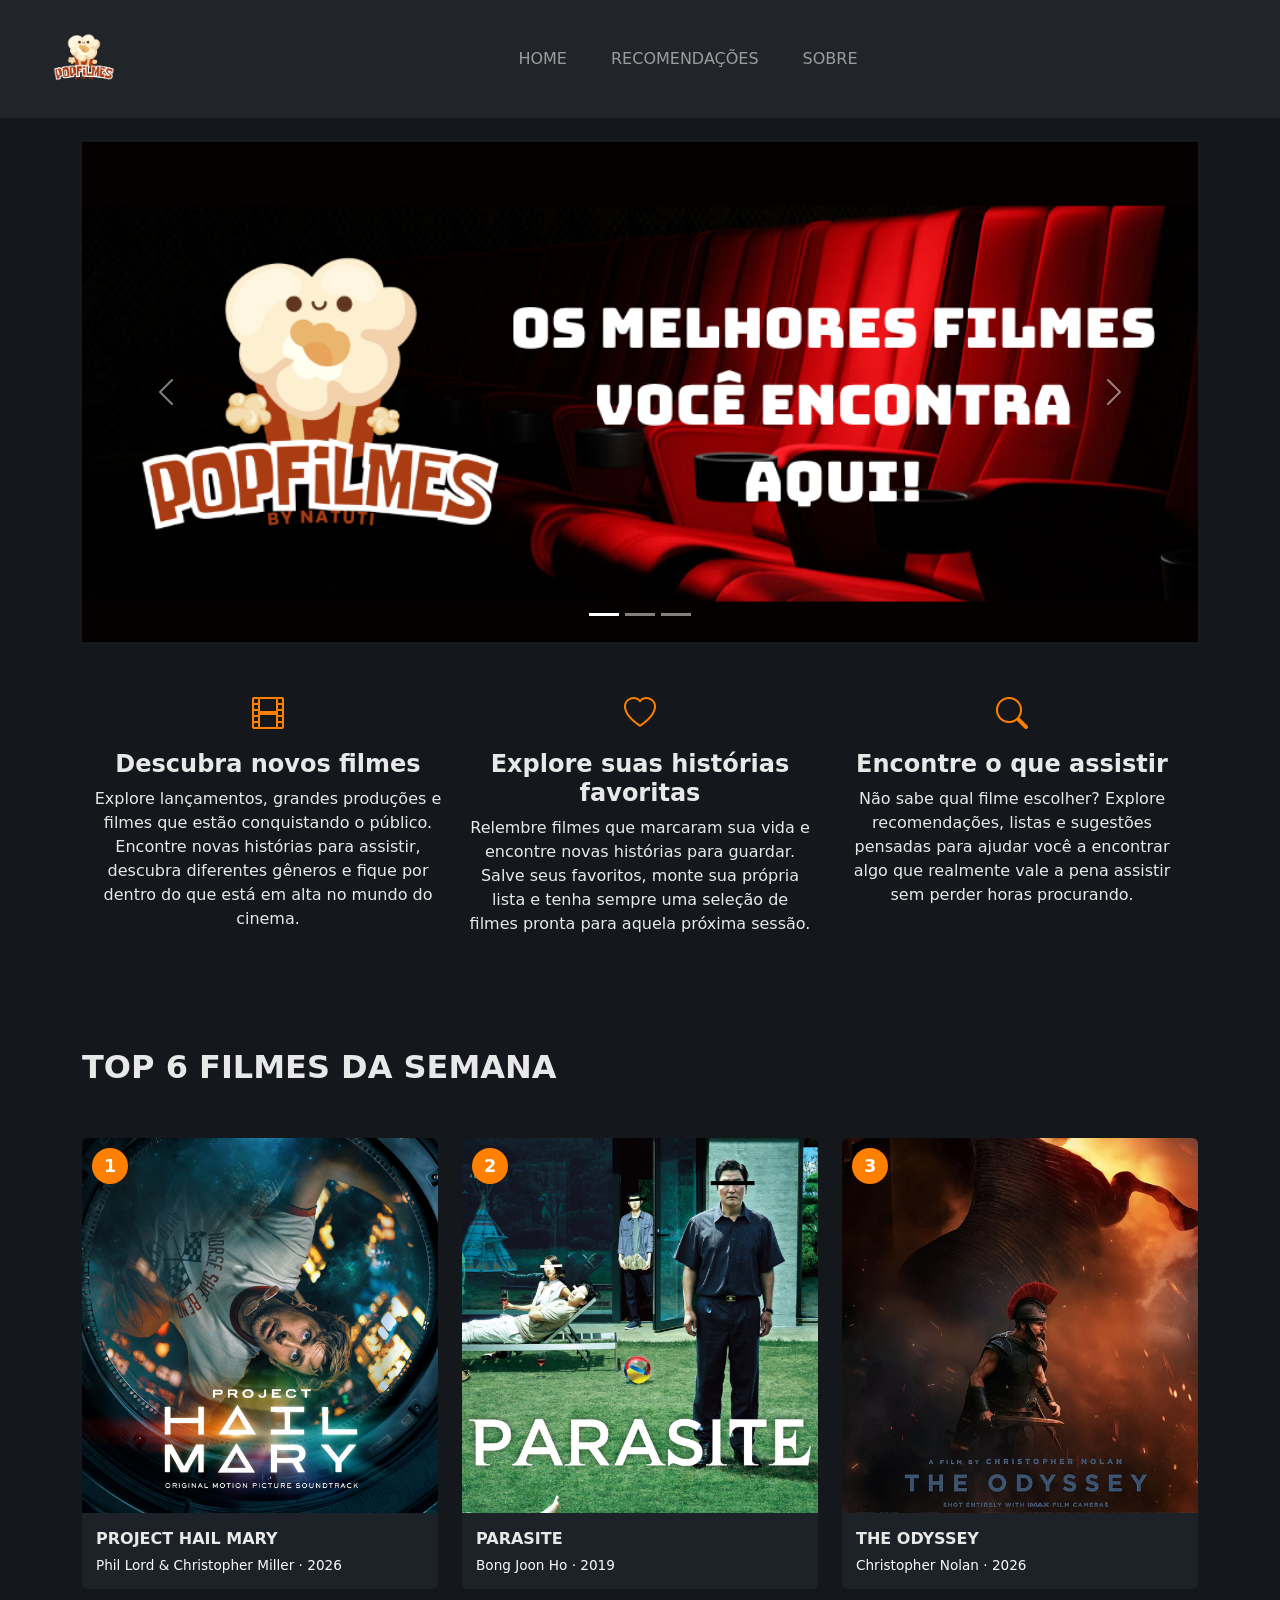
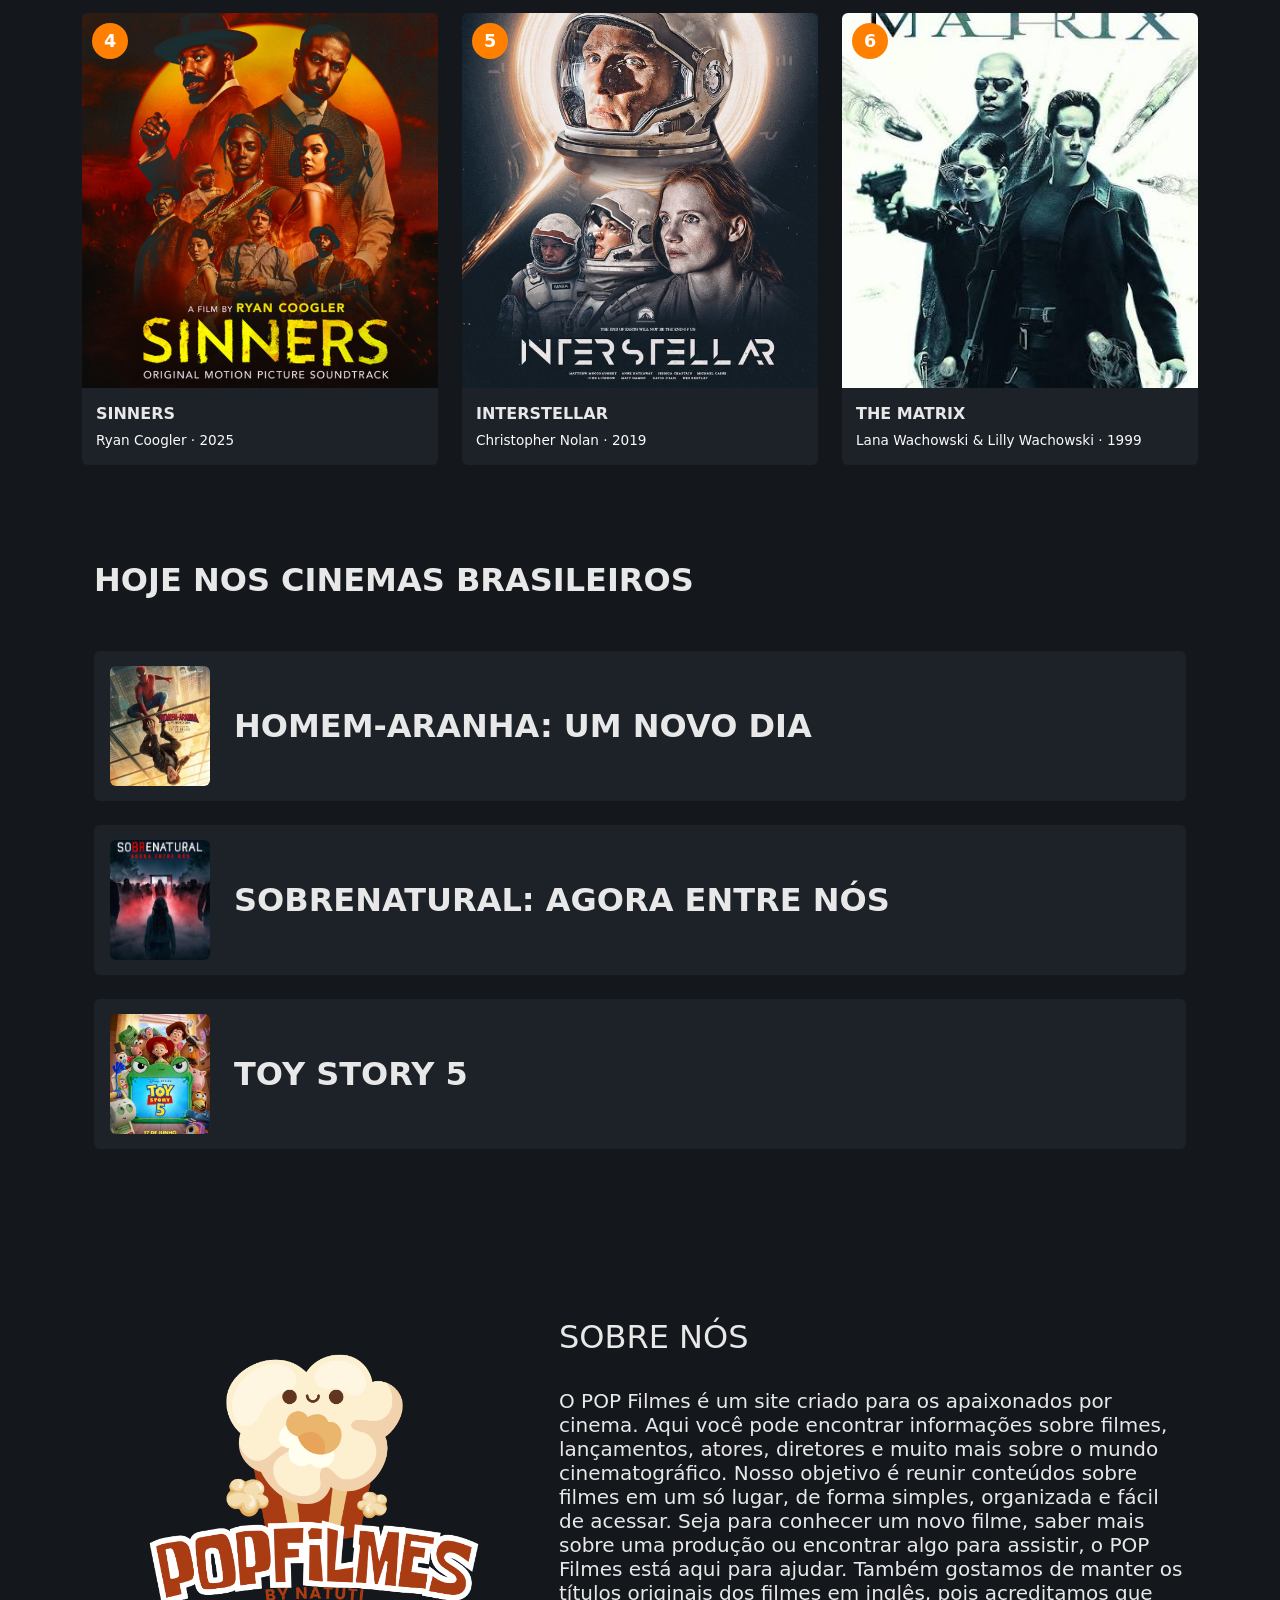
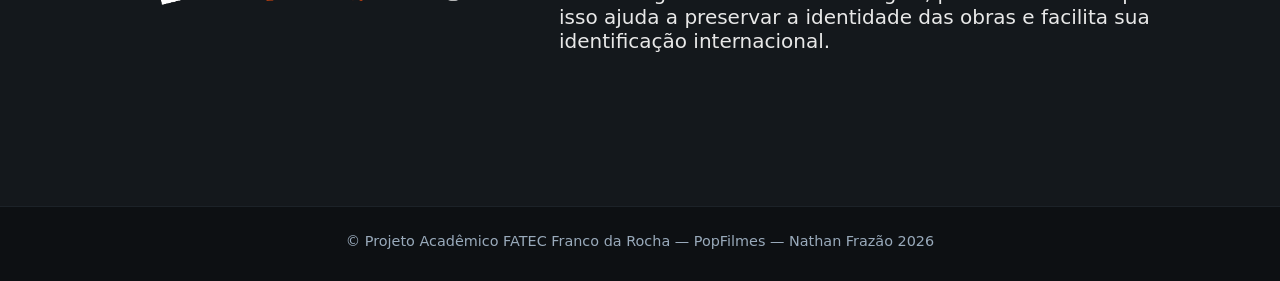
<file: index.html>
<!DOCTYPE html>
<html lang="pt-br">
<head>
  <meta charset="UTF-8">
  <title>POPFilmes</title>
  <meta name="viewport" content="width=device-width, initial-scale=1.0">
  <link href="https://cdn.jsdelivr.net/npm/bootstrap@5.3.8/dist/css/bootstrap.min.css" rel="stylesheet">
  <link rel="stylesheet" href="style.css">
  <link rel="stylesheet" href="https://cdn.jsdelivr.net/npm/bootstrap-icons@1.11.3/font/bootstrap-icons.css">
  <link rel="shortcut icon" href="Imagens/POPFILMES.png" type="image/x-icon">
  <script src="https://cdn.jsdelivr.net/npm/bootstrap@5.3.8/dist/js/bootstrap.bundle.min.js"></script>
  
</head>
<body>


  <nav class="navbar navbar-expand-sm navbar-dark bg-dark sticky-top">
    <div class="container-fluid">
      <a class="navbar-brand" href="index.html">
        <img src="Imagens/POPFILMES.png" alt="Logo" style="width: 80px;" class="rounded-pill">
      </a>
      <button class="navbar-toggler" type="button" data-bs-toggle="collapse" data-bs-target="#mynavbar">
        <span class="navbar-toggler-icon"></span>
      </button>
      <div class="collapse navbar-collapse" id="mynavbar">
        <ul class="navbar-nav mx-auto">
          <li class="nav-item"><a class="nav-link" href="index.html">HOME</a></li>
          <li class="nav-item"><a class="nav-link" href="#top6">RECOMENDAÇÕES</a></li>
          <li class="nav-item"><a class="nav-link" href="#sobre">SOBRE</a></li>
        </ul>
      </div>
    </div>
  </nav>

  <div class="container mt-4">

    
    <div id="demo" class="carousel slide" data-bs-ride="carousel">

      <div class="carousel-indicators">
        <button type="button" data-bs-target="#demo" data-bs-slide-to="0" class="active"></button>
        <button type="button" data-bs-target="#demo" data-bs-slide-to="1"></button>
        <button type="button" data-bs-target="#demo" data-bs-slide-to="2"></button>
      </div>

      <div class="carousel-inner">
        <div class="carousel-item active">
          <img src="Imagens/OS MELHORES FILMES SE ENCONTRAM AQUI.png" alt="Filmes" class="d-block">
        </div>
        <div class="carousel-item">
          <img src="Imagens/INDICADOS.png" alt="IndicadosOscar" class="d-block">
        </div>
        <div class="carousel-item">
          <img src="Imagens/brasil.png" alt="IndicadosOscar" class="d-block">
        </div>
      </div>

      <button class="carousel-control-prev" type="button" data-bs-target="#demo" data-bs-slide="prev">
        <span class="carousel-control-prev-icon"></span>
      </button>
      <button class="carousel-control-next" type="button" data-bs-target="#demo" data-bs-slide="next">
        <span class="carousel-control-next-icon"></span>
      </button>
    </div>

    <section class="features-section py-5">
      <div class="container">
        <div class="row text-center g-4">

          <div class="col-md-4">
            <i class="bi bi-film feature-icon"></i>
            <h4>Descubra novos filmes</h4>
            <p>
              Explore lançamentos, grandes produções e filmes que estão conquistando o público. Encontre novas histórias para assistir, descubra diferentes gêneros e fique por dentro do que está em alta no mundo do cinema.
          </div>

          <div class="col-md-4">
            <i class="bi bi-heart feature-icon"></i>
            <h4>Explore suas histórias favoritas</h4>
            <p>
              Relembre filmes que marcaram sua vida e encontre novas histórias para guardar. Salve seus favoritos, monte sua própria lista e tenha sempre uma seleção de filmes pronta para aquela próxima sessão.
          </div>

          <div class="col-md-4">
            <i class="bi bi-search feature-icon"></i>
            <h4>Encontre o que assistir</h4>
            <p>
              Não sabe qual filme escolher? Explore recomendações, listas e sugestões pensadas para ajudar você a encontrar algo que realmente vale a pena assistir sem perder horas procurando.
            </p>
          </div>

        </div>
      </div>
    </section>

    <section class="top3-section" id="top6">
      <h2 class="top3-title">TOP 6 FILMES DA SEMANA</h2>
      <br>
      <div class="row g-4">

        <div class="col-md-4">
          <div class="movie-card position-relative">
            <span class="rank-badge">1</span>
            <a href="ProjectHailmary.html">
              <img src="Imagens/PosterHailmary.jpg" alt="ProjectHailmary">
            </a>
            <div class="movie-card-body">
              <div class="movie-title">
                <a href="ProjectHailmary.html">PROJECT HAIL MARY</a>
              </div>
              <div class="movie-meta">
                Phil Lord &amp; Christopher Miller · 2026
              </div>
            </div>
          </div>
        </div>

        <div class="col-md-4">
          <div class="movie-card position-relative">
            <span class="rank-badge">2</span>
            <a href="Parasite.html">
              <img src="Imagens/Parasite.png" alt="Parasita">
            </a>
            <div class="movie-card-body">
              <div class="movie-title">
                <a href="Parasite.html">PARASITE</a>
              </div>
              <div class="movie-meta">
                Bong Joon Ho · 2019
              </div>
            </div>
          </div>
        </div>

        <div class="col-md-4">
          <div class="movie-card position-relative">
            <span class="rank-badge">3</span>
            <a href="Odyssey.html">
              <img src="Imagens/Odyssey.png" alt="Odyssey">
            </a>
            <div class="movie-card-body">
              <div class="movie-title">
                <a href="Odyssey.html">THE ODYSSEY</a>
              </div>
              <div class="movie-meta">
                Christopher Nolan · 2026
              </div>
            </div>
          </div>
        </div>

        <div class="col-md-4">
          <div class="movie-card position-relative">
            <span class="rank-badge">4</span>
            <a href="Sinners.html">
              <img src="Imagens/PosterSinners.png" alt="Sinners">
            </a>
            <div class="movie-card-body">
              <div class="movie-title">
                <a href="Sinners.html">SINNERS</a>
              </div>
              <div class="movie-meta">
                Ryan Coogler · 2025
              </div>
            </div>
          </div>
        </div>

        <div class="col-md-4">
          <div class="movie-card position-relative">
            <span class="rank-badge">5</span>
            <a href="Interstellar.html">
              <img src="Imagens/Interstellar.jpg" alt="Interstellar">
            </a>
            <div class="movie-card-body">
              <div class="movie-title">
                <a href="Interstellar.html">INTERSTELLAR</a>
              </div>
              <div class="movie-meta">
                Christopher Nolan · 2019
              </div>
            </div>
          </div>
        </div>

        <div class="col-md-4">
          <div class="movie-card position-relative">
            <span class="rank-badge">6</span>
            <a href="Matrix.html">
              <img src="Imagens/Matrix.jpg" alt="Matrix">
            </a>
            <div class="movie-card-body">
              <div class="movie-title">
                <a href="Matrix.html">THE MATRIX</a>
              </div>
              <div class="movie-meta">
                Lana Wachowski &amp; Lilly Wachowski · 1999
              </div>
            </div>
          </div>
        </div>

      </div>
    </section>

    <section class="hoje-cinemas py-5">
  <div class="container">
    <h2 class="top3-title">HOJE NOS CINEMAS BRASILEIROS </h2>
    <br>

  <a href="homem-aranha.html" class="d-flex align-items-center gap-4 p-3 mb-4 rounded cinema-item text-decoration-none">
  <img src="Imagens/homemaranha.jpg" alt="Homem-Aranha" class="rounded" style="width:100px; height:120px; object-fit:cover;">
  <span class="fw-semibold fs-2">HOMEM-ARANHA: UM NOVO DIA</span>
</a>

<a href="sobrenatural.html" class="d-flex align-items-center gap-4 p-3 mb-4 rounded cinema-item text-decoration-none">
  <img src="Imagens/images.jpg" alt="Sobrenatural" class="rounded" style="width:100px; height:120px; object-fit:cover;">
  <span class="fw-semibold fs-2">SOBRENATURAL: AGORA ENTRE NÓS</span>
</a>

<a href="toystory5.html" class="d-flex align-items-center gap-4 p-3 mb-4 rounded cinema-item text-decoration-none">
  <img src="Imagens/2a9f7d1e-400c-4caa-b989-c1fb513dd416.png" alt="ToyStory" class="rounded" style="width:100px; height:120px; object-fit:cover;">
  <span class="fw-semibold fs-2">TOY STORY 5</span>
</a>

  </div>
</section>

   
    <section class="sobre py-5" id="sobre">
      <div class="container">
        <div class="row align-items-center g-4">

          <div class="col-md-5">
            <img src="Imagens/POPFILMES.png" alt="POPFilmes" class="img-fluid rounded">
          </div>
          

          <div class="col-md-7">
            <h2>SOBRE NÓS</h2>
            <br>
            <h5>
              O POP Filmes é um site criado para os apaixonados por cinema. Aqui você
              pode encontrar informações sobre filmes, lançamentos, atores, diretores
              e muito mais sobre o mundo cinematográfico.
              Nosso objetivo é reunir conteúdos sobre filmes em um só lugar, de forma
              simples, organizada e fácil de acessar. Seja para conhecer um novo filme,
              saber mais sobre uma produção ou encontrar algo para assistir, o POP
              Filmes está aqui para ajudar.
              Também gostamos de manter os títulos originais dos filmes em inglês,
              pois acreditamos que isso ajuda a preservar a identidade das obras e facilita sua identificação internacional.
            </h5>
          </div>

        </div>
      </div>
    </section>

  </div>

  
  <footer class="footer-popfilmes mt-5 py-4">
    <div class="container text-center">
      <p class="mb-1"> &copy; Projeto Acadêmico FATEC Franco da Rocha — PopFilmes — Nathan Frazão 2026</p>
      
    </div>
  </footer>

</body>
</html>
</file>
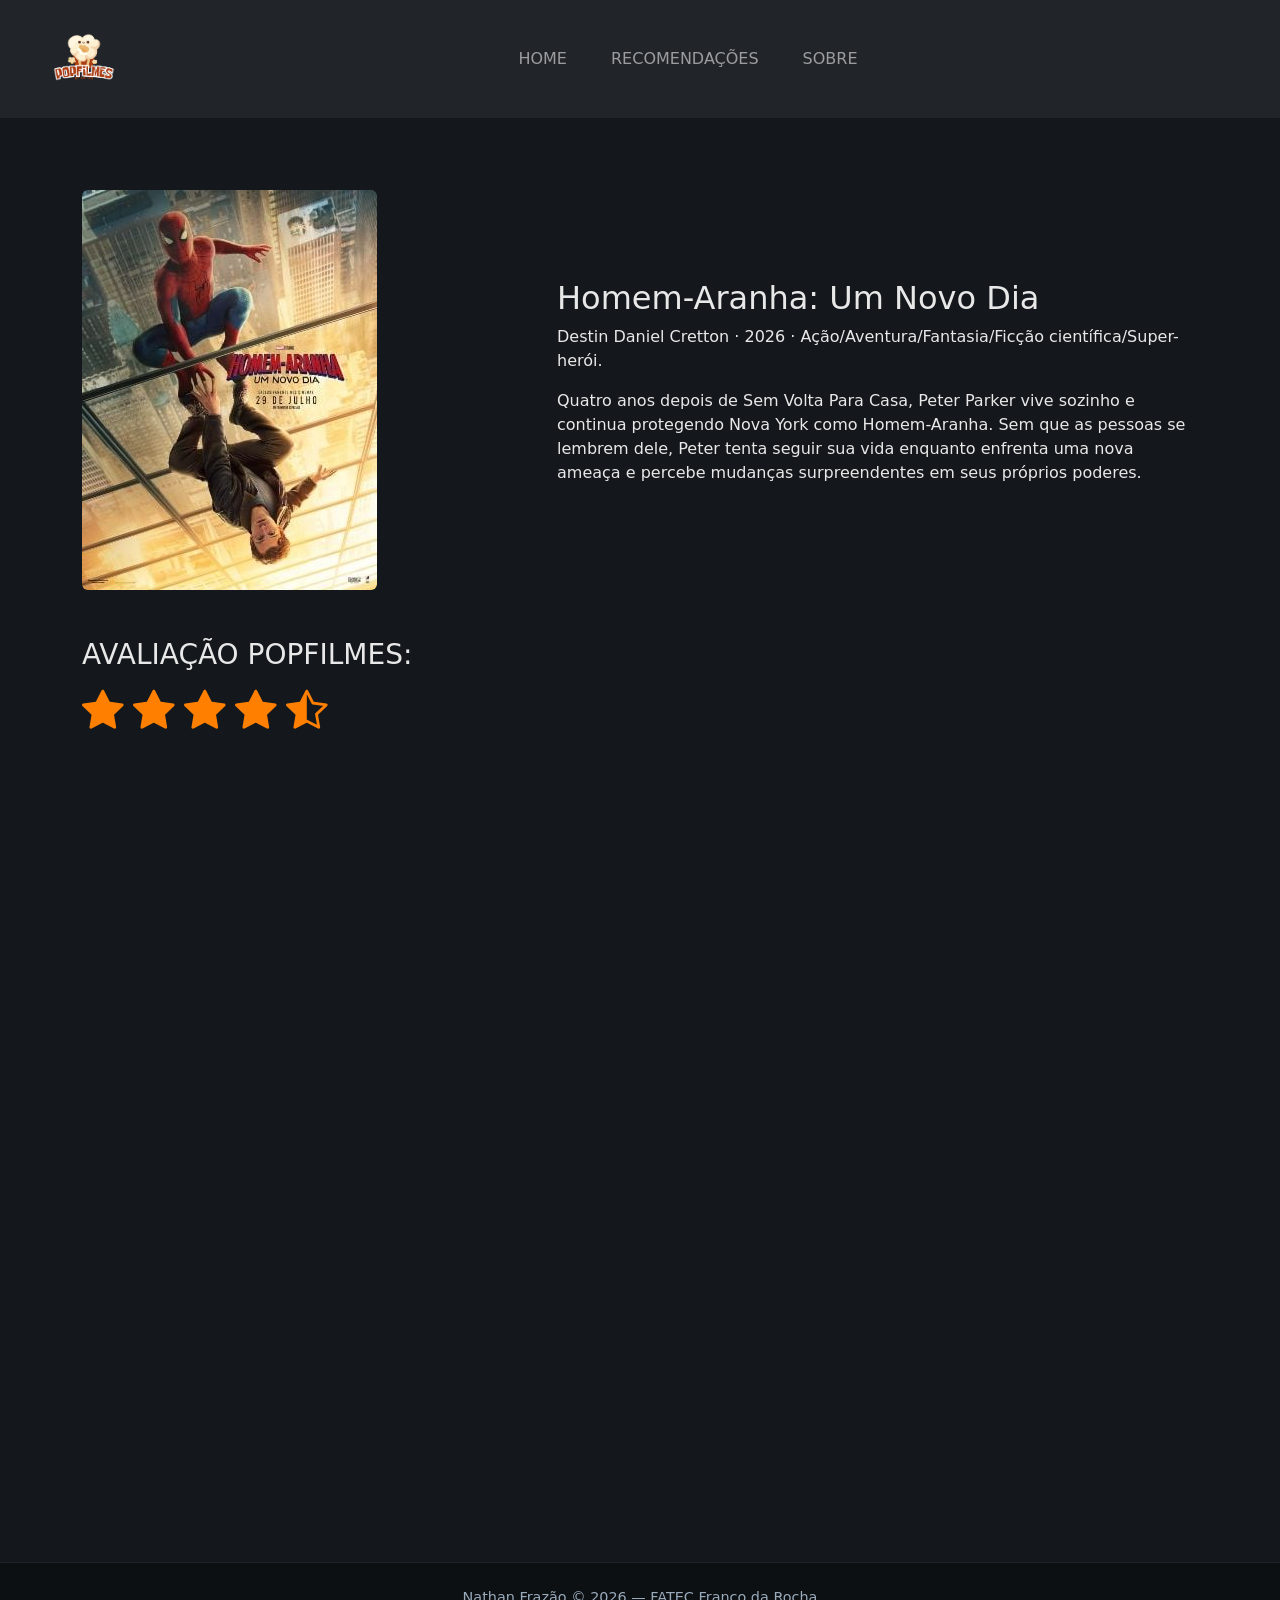
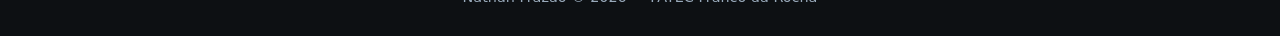
<file: homem-aranha.html>
<!DOCTYPE html>
<html lang="pt-br">
<head>
  <meta charset="UTF-8">
  <title>Homem-Aranha: Um Novo Dia - POPFilmes</title>
  <meta name="viewport" content="width=device-width, initial-scale=1.0">
  <link href="https://cdn.jsdelivr.net/npm/bootstrap@5.3.8/dist/css/bootstrap.min.css" rel="stylesheet">
  <link rel="stylesheet" href="style.css">
  <link rel="stylesheet" href="https://cdn.jsdelivr.net/npm/bootstrap-icons@1.11.3/font/bootstrap-icons.css">
  <link rel="shortcut icon" href="Imagens/POPFILMES.png" type="image/x-icon">
  <script src="https://cdn.jsdelivr.net/npm/bootstrap@5.3.8/dist/js/bootstrap.bundle.min.js"></script>
</head>
<body>

   <!-- ===== Navbar ===== -->
  <nav class="navbar navbar-expand-sm navbar-dark bg-dark sticky-top">
    <div class="container-fluid">
      <a class="navbar-brand" href="index.html">
        <img src="Imagens/POPFILMES.png" alt="Logo" style="width: 80px;" class="rounded-pill">
      </a>
      <button class="navbar-toggler" type="button" data-bs-toggle="collapse" data-bs-target="#mynavbar">
        <span class="navbar-toggler-icon"></span>
      </button>
      <div class="collapse navbar-collapse" id="mynavbar">
        <ul class="navbar-nav mx-auto">
          <li class="nav-item"><a class="nav-link" href="index.html">HOME</a></li>
          <li class="nav-item"><a class="nav-link" href="#top6">RECOMENDAÇÕES</a></li>
          <li class="nav-item"><a class="nav-link" href="#sobre">SOBRE</a></li>
        </ul>
      </div>
    </div>
  </nav>
  <div class="container mt-4">

    
    <section class="about-movie py-5">
      <div class="row align-items-center g-4">

        <div class="col-md-5">
          <img src="Imagens/homemaranha.jpg" alt="Homem-Aranha: Um Novo Dia" class="img-fluid rounded">
        </div>

        <div class="col-md-7">
          <h2>Homem-Aranha: Um Novo Dia</h2>
          <p>Destin Daniel Cretton · 2026 · Ação/Aventura/Fantasia/Ficção científica/Super-herói.</p>
          <p>
            Quatro anos depois de Sem Volta Para Casa, Peter Parker vive sozinho e continua protegendo Nova York como Homem-Aranha. Sem que as pessoas se lembrem dele, Peter tenta seguir sua vida enquanto enfrenta uma nova ameaça e percebe mudanças surpreendentes em seus próprios poderes. 

      </div>

      <div class="stars">
        <br>
  <h3> AVALIAÇÃO POPFILMES: </h3>
  <i class="bi bi-star-fill"></i>
  <i class="bi bi-star-fill"></i>
  <i class="bi bi-star-fill"></i>
  <i class="bi bi-star-fill"></i>
  <i class="bi bi-star-half"></i>
  
</div>
    </section>

    
    <section class="trailer-section py-5">
      

      <div class="ratio ratio-16x9">
        <iframe
          src="https://www.youtube.com/embed/62bIsvRcPv0"
          title="Trailer - Homem-Aranha"
          allow="accelerometer; autoplay; clipboard-write; encrypted-media; gyroscope; picture-in-picture"
          allowfullscreen>
        </iframe>
      </div>
    </section>

  </div>

   <!-- ===== Rodapé ===== -->
  <footer class="footer-popfilmes mt-5 py-4">
    <div class="container text-center">
      <p class="mb-1">Nathan Frazão &copy; 2026 — FATEC Franco da Rocha</p>
      
    </div>
  </footer>


</body>
</html>
</file>
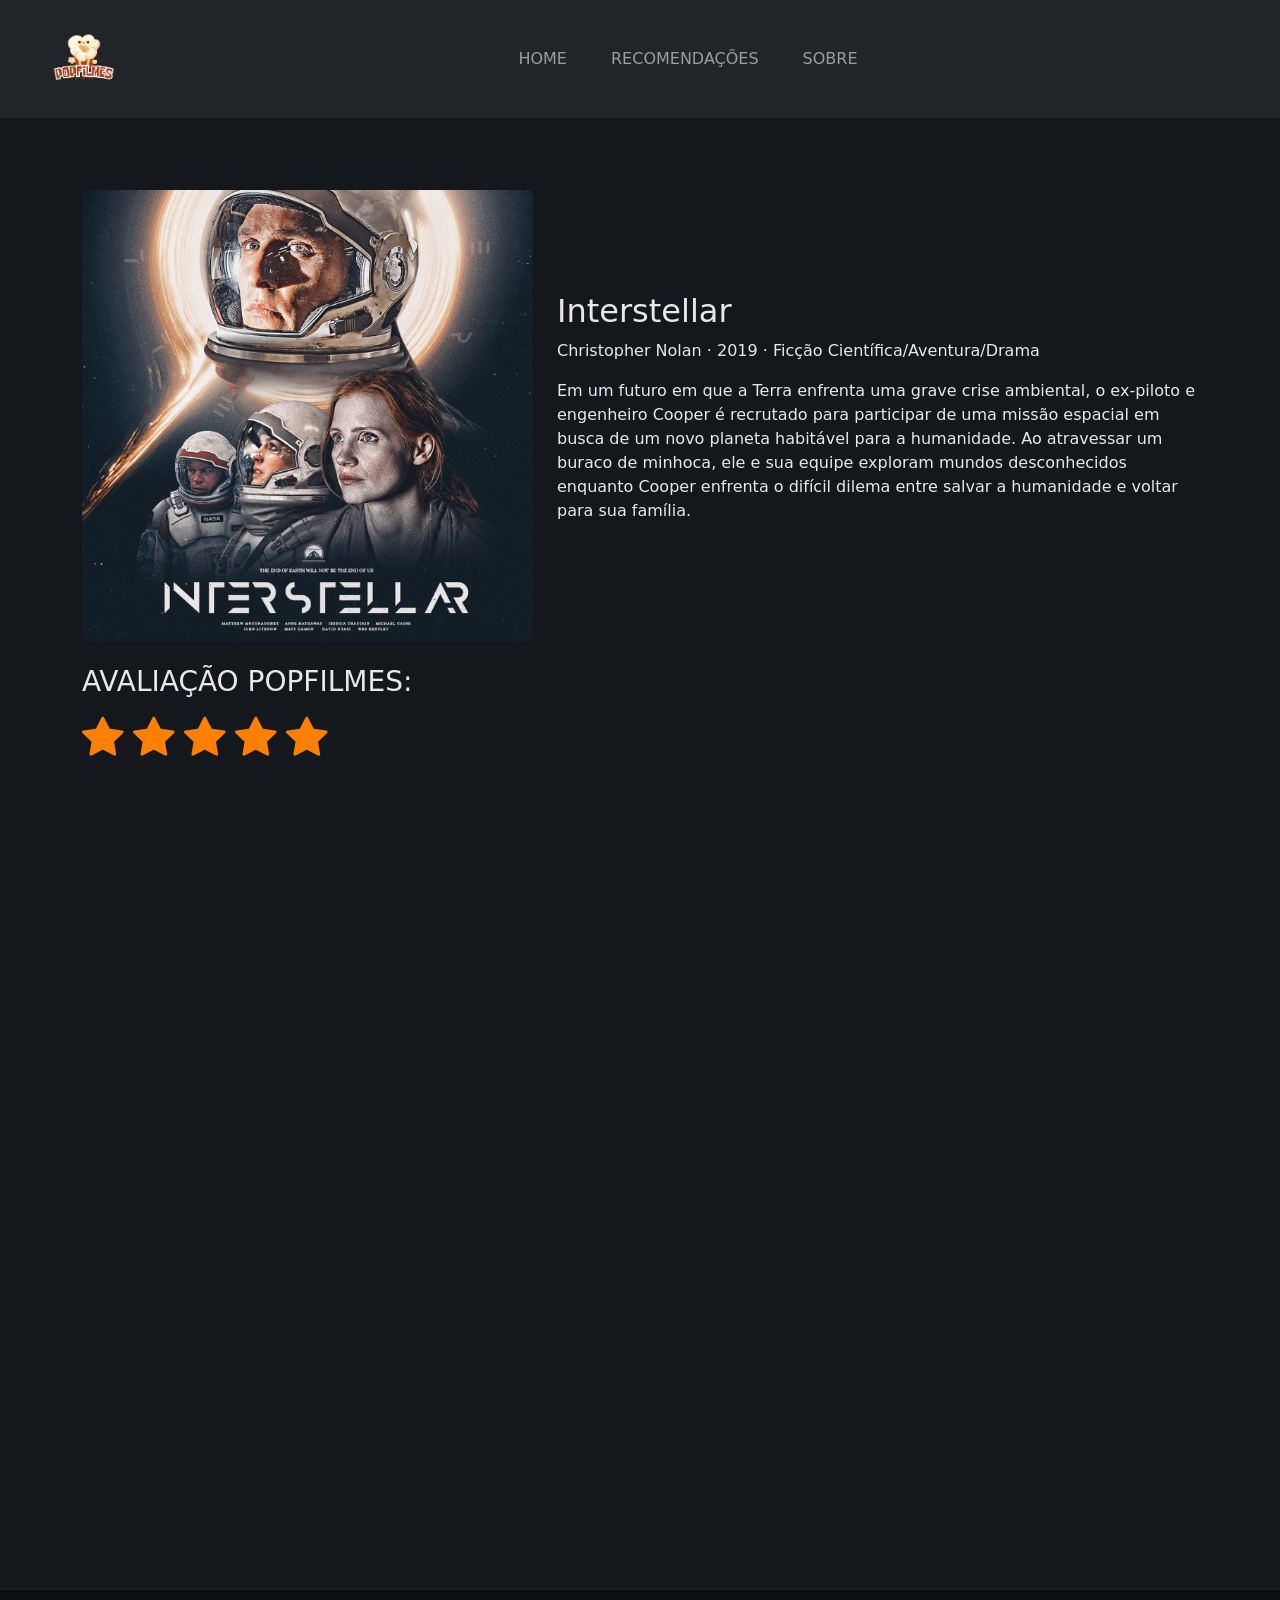
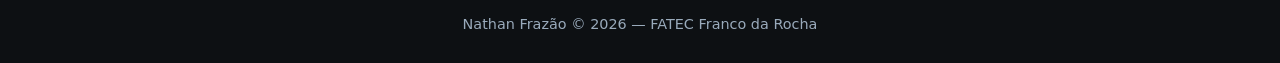
<file: Interstellar.html>
<!DOCTYPE html>
<html lang="pt-br">
<head>
  <meta charset="UTF-8">
  <title>Interstellar - POPFilmes</title>
  <meta name="viewport" content="width=device-width, initial-scale=1.0">
  <link href="https://cdn.jsdelivr.net/npm/bootstrap@5.3.8/dist/css/bootstrap.min.css" rel="stylesheet">
  <link rel="stylesheet" href="style.css">
  <link rel="stylesheet" href="https://cdn.jsdelivr.net/npm/bootstrap-icons@1.11.3/font/bootstrap-icons.css">
  <link rel="shortcut icon" href="Imagens/POPFILMES.png" type="image/x-icon">
  <script src="https://cdn.jsdelivr.net/npm/bootstrap@5.3.8/dist/js/bootstrap.bundle.min.js"></script>
</head>
<body>

   <!-- ===== Navbar ===== -->
  <nav class="navbar navbar-expand-sm navbar-dark bg-dark sticky-top">
    <div class="container-fluid">
      <a class="navbar-brand" href="index.html">
        <img src="Imagens/POPFILMES.png" alt="Logo" style="width: 80px;" class="rounded-pill">
      </a>
      <button class="navbar-toggler" type="button" data-bs-toggle="collapse" data-bs-target="#mynavbar">
        <span class="navbar-toggler-icon"></span>
      </button>
      <div class="collapse navbar-collapse" id="mynavbar">
        <ul class="navbar-nav mx-auto">
          <li class="nav-item"><a class="nav-link" href="index.html">HOME</a></li>
          <li class="nav-item"><a class="nav-link" href="#top6">RECOMENDAÇÕES</a></li>
          <li class="nav-item"><a class="nav-link" href="#sobre">SOBRE</a></li>
        </ul>
      </div>
    </div>
  </nav>

  <div class="container mt-4">

    <!-- ===== Foto + Sinopse (2 colunas) ===== -->
    <section class="about-movie py-5">
      <div class="row align-items-center g-4">

        <div class="col-md-5">
          <img src="Imagens/Interstellar.jpg" alt="Interstellar" class="img-fluid rounded">
        </div>

        <div class="col-md-7">
          <h2>Interstellar</h2>
          <p>Christopher Nolan · 2019 ·  Ficção Científica/Aventura/Drama</p>
          <p>
            Em um futuro em que a Terra enfrenta uma grave crise ambiental, o ex-piloto e engenheiro Cooper é recrutado para participar de uma missão espacial em busca de um novo planeta habitável para a humanidade. Ao atravessar um buraco de minhoca, ele e sua equipe exploram mundos desconhecidos enquanto Cooper enfrenta o difícil dilema entre salvar a humanidade e voltar para sua família.
          </p>
        </div>

      </div>

      <div class="stars">
        <br>
  <h3> AVALIAÇÃO POPFILMES: </h3>
  <i class="bi bi-star-fill"></i>
  <i class="bi bi-star-fill"></i>
  <i class="bi bi-star-fill"></i>
  <i class="bi bi-star-fill"></i>
  <i class="bi bi-star-fill"></i>

</div>
    </section>

    <!-- ===== Trailer (YouTube) ===== -->
    <section class="trailer-section py-5">
      


        <div class="ratio ratio-16x9">
  <iframe
  src="https://www.youtube.com/embed/zSWdZVtXT7E"
  title="Trailer - Interstellar"
  allow="accelerometer; autoplay; clipboard-write; encrypted-media; gyroscope; picture-in-picture"
  allowfullscreen>
</iframe> <!-- Precisa fechar assim obrigatoriamente -->
</div>


  </div>
<!-- ===== Rodapé ===== -->
  <footer class="footer-popfilmes mt-5 py-4">
    <div class="container text-center">
      <p class="mb-1">Nathan Frazão &copy; 2026 — FATEC Franco da Rocha</p>
      
    </div>
  </footer>


</body>
</html>
</file>
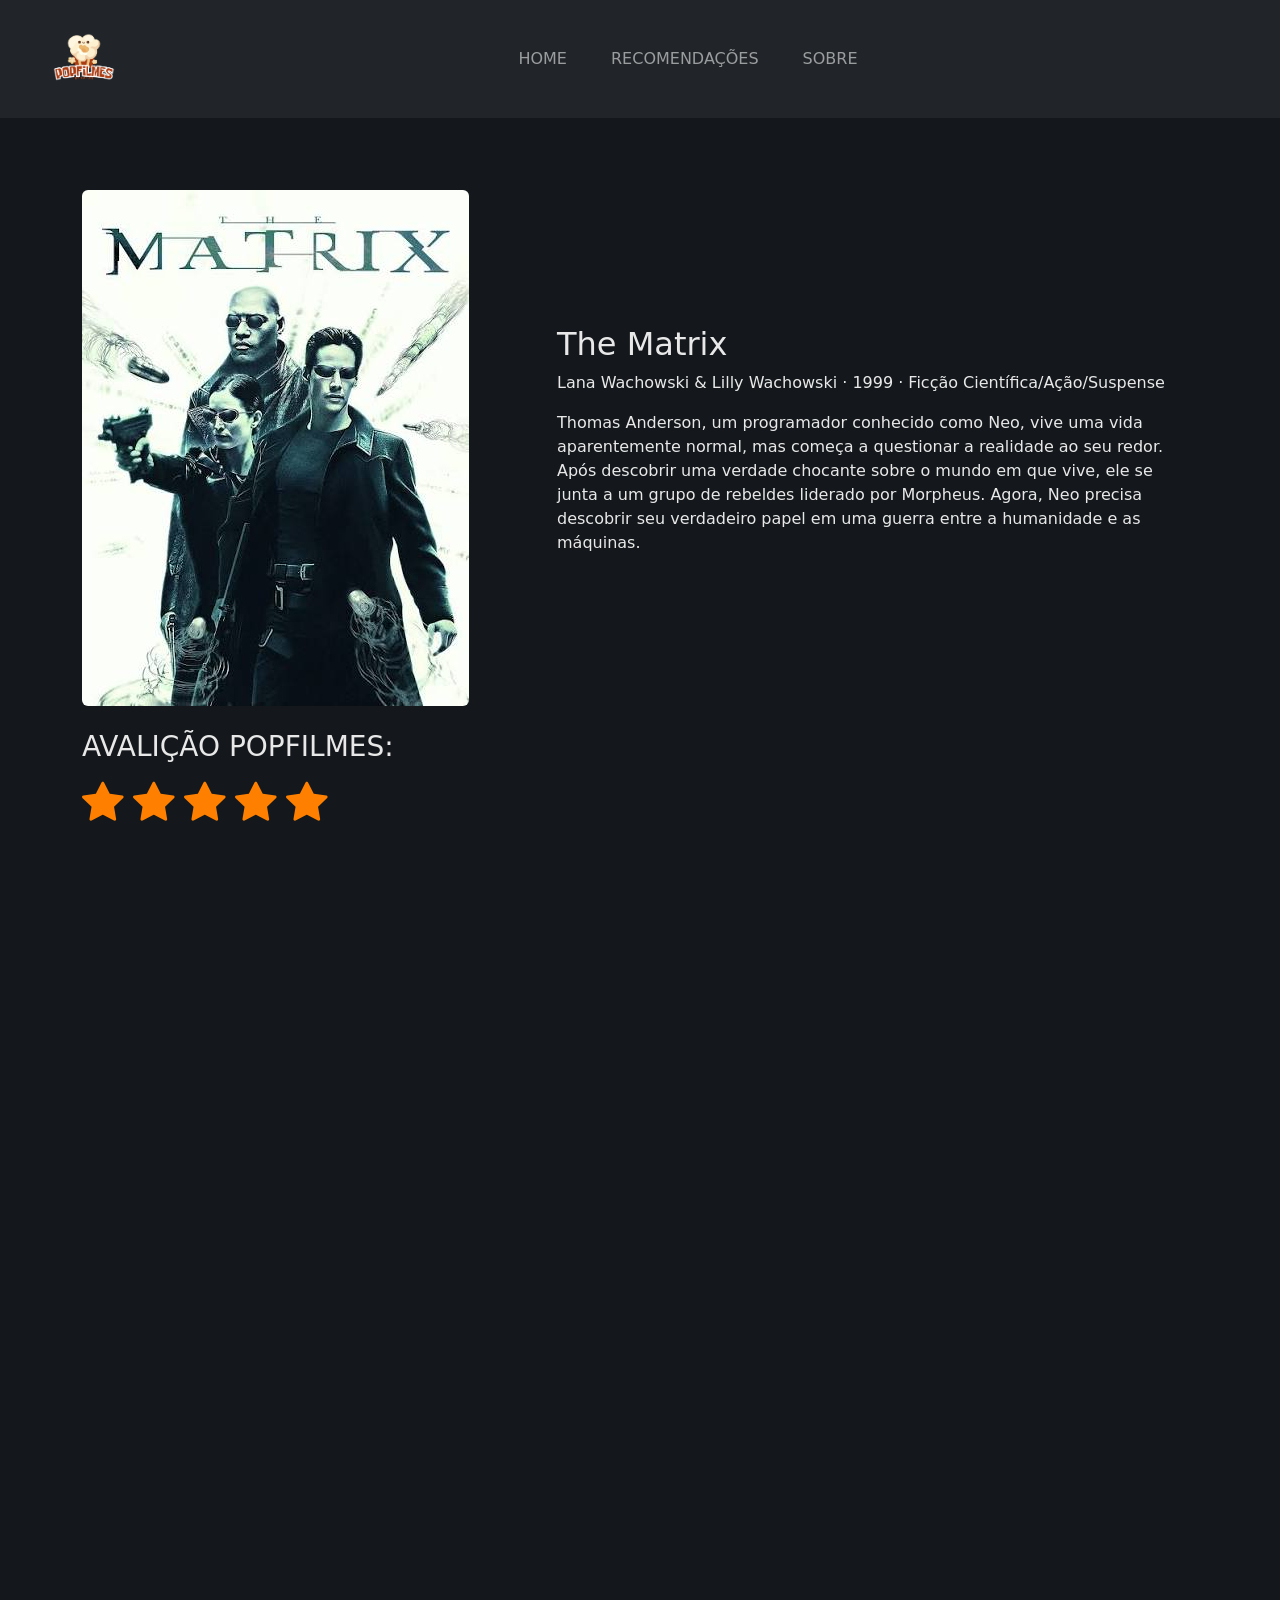
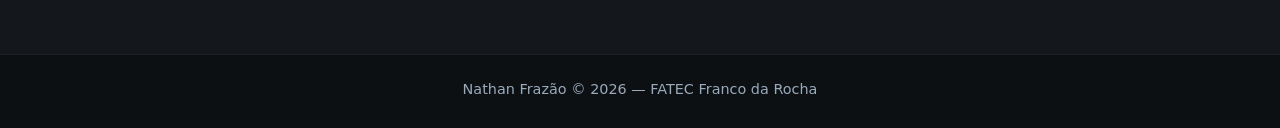
<file: Matrix.html>
<!DOCTYPE html>
<html lang="pt-br">
<head>
  <meta charset="UTF-8">
  <title>Matrix - POPFilmes</title>
  <meta name="viewport" content="width=device-width, initial-scale=1.0">
  <link href="https://cdn.jsdelivr.net/npm/bootstrap@5.3.8/dist/css/bootstrap.min.css" rel="stylesheet">
  <link rel="stylesheet" href="style.css">
  <link rel="stylesheet" href="https://cdn.jsdelivr.net/npm/bootstrap-icons@1.11.3/font/bootstrap-icons.css">
  <link rel="shortcut icon" href="Imagens/POPFILMES.png" type="image/x-icon">
  <script src="https://cdn.jsdelivr.net/npm/bootstrap@5.3.8/dist/js/bootstrap.bundle.min.js"></script>
</head>
<body>

   <!-- ===== Navbar ===== -->
  <nav class="navbar navbar-expand-sm navbar-dark bg-dark sticky-top">
    <div class="container-fluid">
      <a class="navbar-brand" href="index.html">
        <img src="Imagens/POPFILMES.png" alt="Logo" style="width: 80px;" class="rounded-pill">
      </a>
      <button class="navbar-toggler" type="button" data-bs-toggle="collapse" data-bs-target="#mynavbar">
        <span class="navbar-toggler-icon"></span>
      </button>
      <div class="collapse navbar-collapse" id="mynavbar">
        <ul class="navbar-nav mx-auto">
          <li class="nav-item"><a class="nav-link" href="index.html">HOME</a></li>
          <li class="nav-item"><a class="nav-link" href="#top6">RECOMENDAÇÕES</a></li>
          <li class="nav-item"><a class="nav-link" href="#sobre">SOBRE</a></li>
        </ul>
      </div>
    </div>
  </nav>

  <div class="container mt-4">

    <!-- ===== Foto + Sinopse (2 colunas) ===== -->
    <section class="about-movie py-5">
      <div class="row align-items-center g-4">

        <div class="col-md-5">
          <img src="Imagens/Matrix.jpg" alt="Matrix" class="img-fluid rounded">
        </div>

        <div class="col-md-7">
          <h2> The Matrix</h2>
          <p>Lana Wachowski & Lilly Wachowski · 1999 ·  Ficção Científica/Ação/Suspense</p>
          <p>
            Thomas Anderson, um programador conhecido como Neo, vive uma vida aparentemente normal, mas começa a questionar a realidade ao seu redor. Após descobrir uma verdade chocante sobre o mundo em que vive, ele se junta a um grupo de rebeldes liderado por Morpheus. Agora, Neo precisa descobrir seu verdadeiro papel em uma guerra entre a humanidade e as máquinas.
          </p>
        </div>

      </div>

      <div class="stars">
        <br>
  <h3> AVALIÇÃO POPFILMES: </h3>
  <i class="bi bi-star-fill"></i>
  <i class="bi bi-star-fill"></i>
  <i class="bi bi-star-fill"></i>
  <i class="bi bi-star-fill"></i>
  <i class="bi bi-star-fill"></i>
  
</div>
    </section>

    <!-- ===== Trailer (YouTube) ===== -->
    <section class="trailer-section py-5">
      

      <div class="ratio ratio-16x9">
        <iframe
          src="https://www.youtube.com/embed/vKQi3bBA1y8"
          title="Trailer - Matrix"
          allow="accelerometer; autoplay; clipboard-write; encrypted-media; gyroscope; picture-in-picture"
          allowfullscreen>
        </iframe>
      </div>
    </section>

  </div>

  
    </div>
 <!-- ===== Rodapé ===== -->
  <footer class="footer-popfilmes mt-5 py-4">
    <div class="container text-center">
      <p class="mb-1">Nathan Frazão &copy; 2026 — FATEC Franco da Rocha</p>
      
    </div>
  </footer>


</body>
</html>
</file>
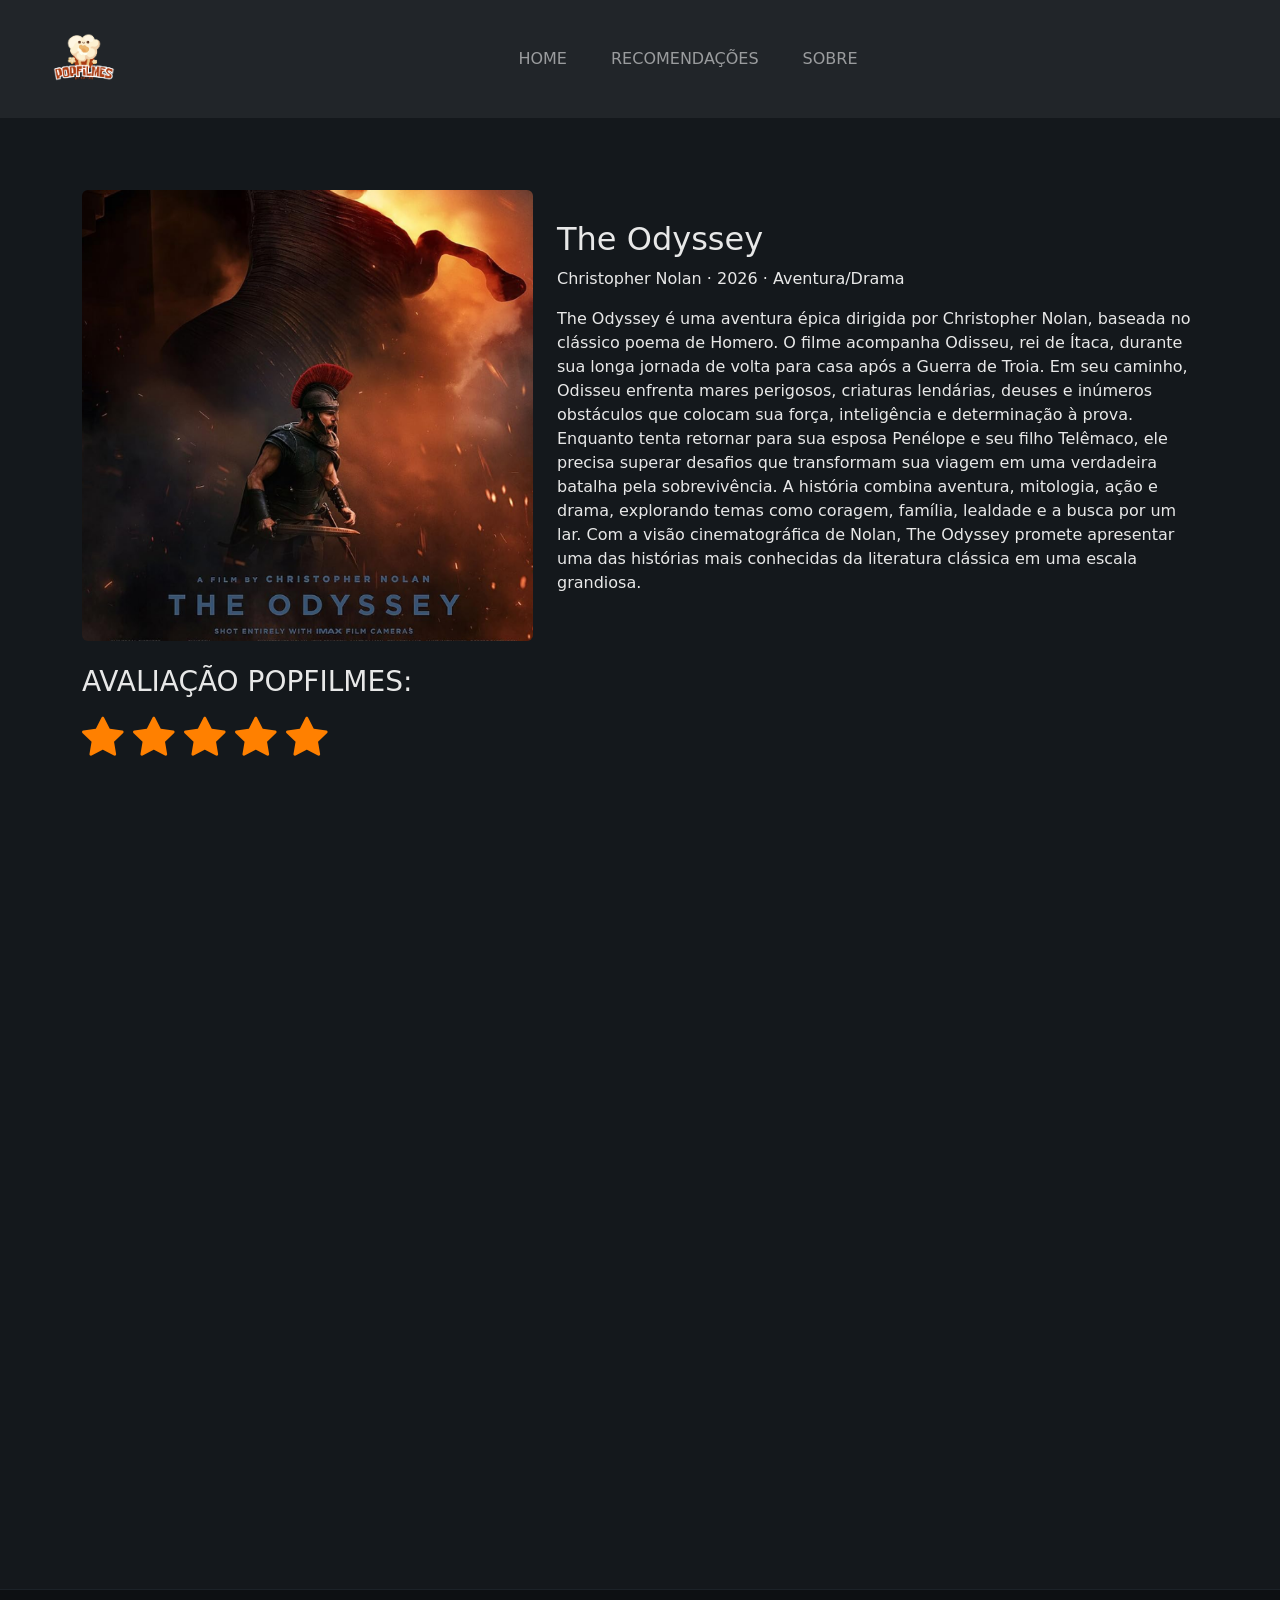
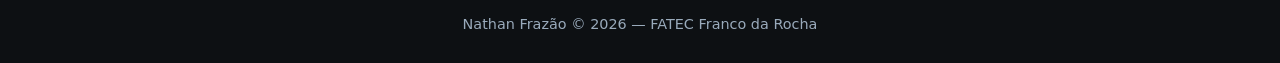
<file: odyssey.html>
<!DOCTYPE html>
<html lang="pt-br">
<head>
  <meta charset="UTF-8">
  <title>The Odyssey - POPFilmes</title>
  <meta name="viewport" content="width=device-width, initial-scale=1.0">
  <link href="https://cdn.jsdelivr.net/npm/bootstrap@5.3.8/dist/css/bootstrap.min.css" rel="stylesheet">
  <link rel="stylesheet" href="style.css">
  <link rel="stylesheet" href="https://cdn.jsdelivr.net/npm/bootstrap-icons@1.11.3/font/bootstrap-icons.css">
  <link rel="shortcut icon" href="Imagens/POPFILMES.png" type="image/x-icon">
  <script src="https://cdn.jsdelivr.net/npm/bootstrap@5.3.8/dist/js/bootstrap.bundle.min.js"></script>
</head>
<body>

   <!-- ===== Navbar ===== -->
  <nav class="navbar navbar-expand-sm navbar-dark bg-dark sticky-top">
    <div class="container-fluid">
      <a class="navbar-brand" href="index.html">
        <img src="Imagens/POPFILMES.png" alt="Logo" style="width: 80px;" class="rounded-pill">
      </a>
      <button class="navbar-toggler" type="button" data-bs-toggle="collapse" data-bs-target="#mynavbar">
        <span class="navbar-toggler-icon"></span>
      </button>
      <div class="collapse navbar-collapse" id="mynavbar">
        <ul class="navbar-nav mx-auto">
          <li class="nav-item"><a class="nav-link" href="index.html">HOME</a></li>
          <li class="nav-item"><a class="nav-link" href="#top6">RECOMENDAÇÕES</a></li>
          <li class="nav-item"><a class="nav-link" href="#sobre">SOBRE</a></li>
        </ul>
      </div>
    </div>
  </nav>
  <div class="container mt-4">

    <!-- ===== Foto + Sinopse (2 colunas) ===== -->
    <section class="about-movie py-5">
      <div class="row align-items-center g-4">

        <div class="col-md-5">
          <img src="Imagens/Odyssey.png" alt="The Odyssey" class="img-fluid rounded">
        </div>

        <div class="col-md-7">
          <h2>The Odyssey</h2>
          <p>Christopher Nolan · 2026 · Aventura/Drama</p>
          <p>
            The Odyssey é uma aventura épica dirigida por Christopher Nolan, baseada no clássico poema de Homero. O filme acompanha Odisseu, rei de Ítaca, durante sua longa jornada de volta para casa após a Guerra de Troia.

Em seu caminho, Odisseu enfrenta mares perigosos, criaturas lendárias, deuses e inúmeros obstáculos que colocam sua força, inteligência e determinação à prova. Enquanto tenta retornar para sua esposa Penélope e seu filho Telêmaco, ele precisa superar desafios que transformam sua viagem em uma verdadeira batalha pela sobrevivência.

A história combina aventura, mitologia, ação e drama, explorando temas como coragem, família, lealdade e a busca por um lar. Com a visão cinematográfica de Nolan, The Odyssey promete apresentar uma das histórias mais conhecidas da literatura clássica em uma escala grandiosa.
          </p>
        </div>

      </div>

      <div class="stars">
        <br>
  <h3> AVALIAÇÃO POPFILMES: </h3>
  <i class="bi bi-star-fill"></i>
  <i class="bi bi-star-fill"></i>
  <i class="bi bi-star-fill"></i>
  <i class="bi bi-star-fill"></i>
  <i class="bi bi-star-fill"></i>
</div>
    </section>

    <!-- ===== Trailer (YouTube) ===== -->
    <section class="trailer-section py-5">
      

      <div class="ratio ratio-16x9">
        <iframe
          src="https://www.youtube.com/embed/Mzw2ttJD2qQ"
          title="Trailer - The Odyssey"
          allow="accelerometer; autoplay; clipboard-write; encrypted-media; gyroscope; picture-in-picture"
          allowfullscreen>
        </iframe>
      </div>
    </section>

  </div>

   <!-- ===== Rodapé ===== -->
  <footer class="footer-popfilmes mt-5 py-4">
    <div class="container text-center">
      <p class="mb-1">Nathan Frazão &copy; 2026 — FATEC Franco da Rocha</p>
      
    </div>
  </footer>


</body>
</html>
</file>
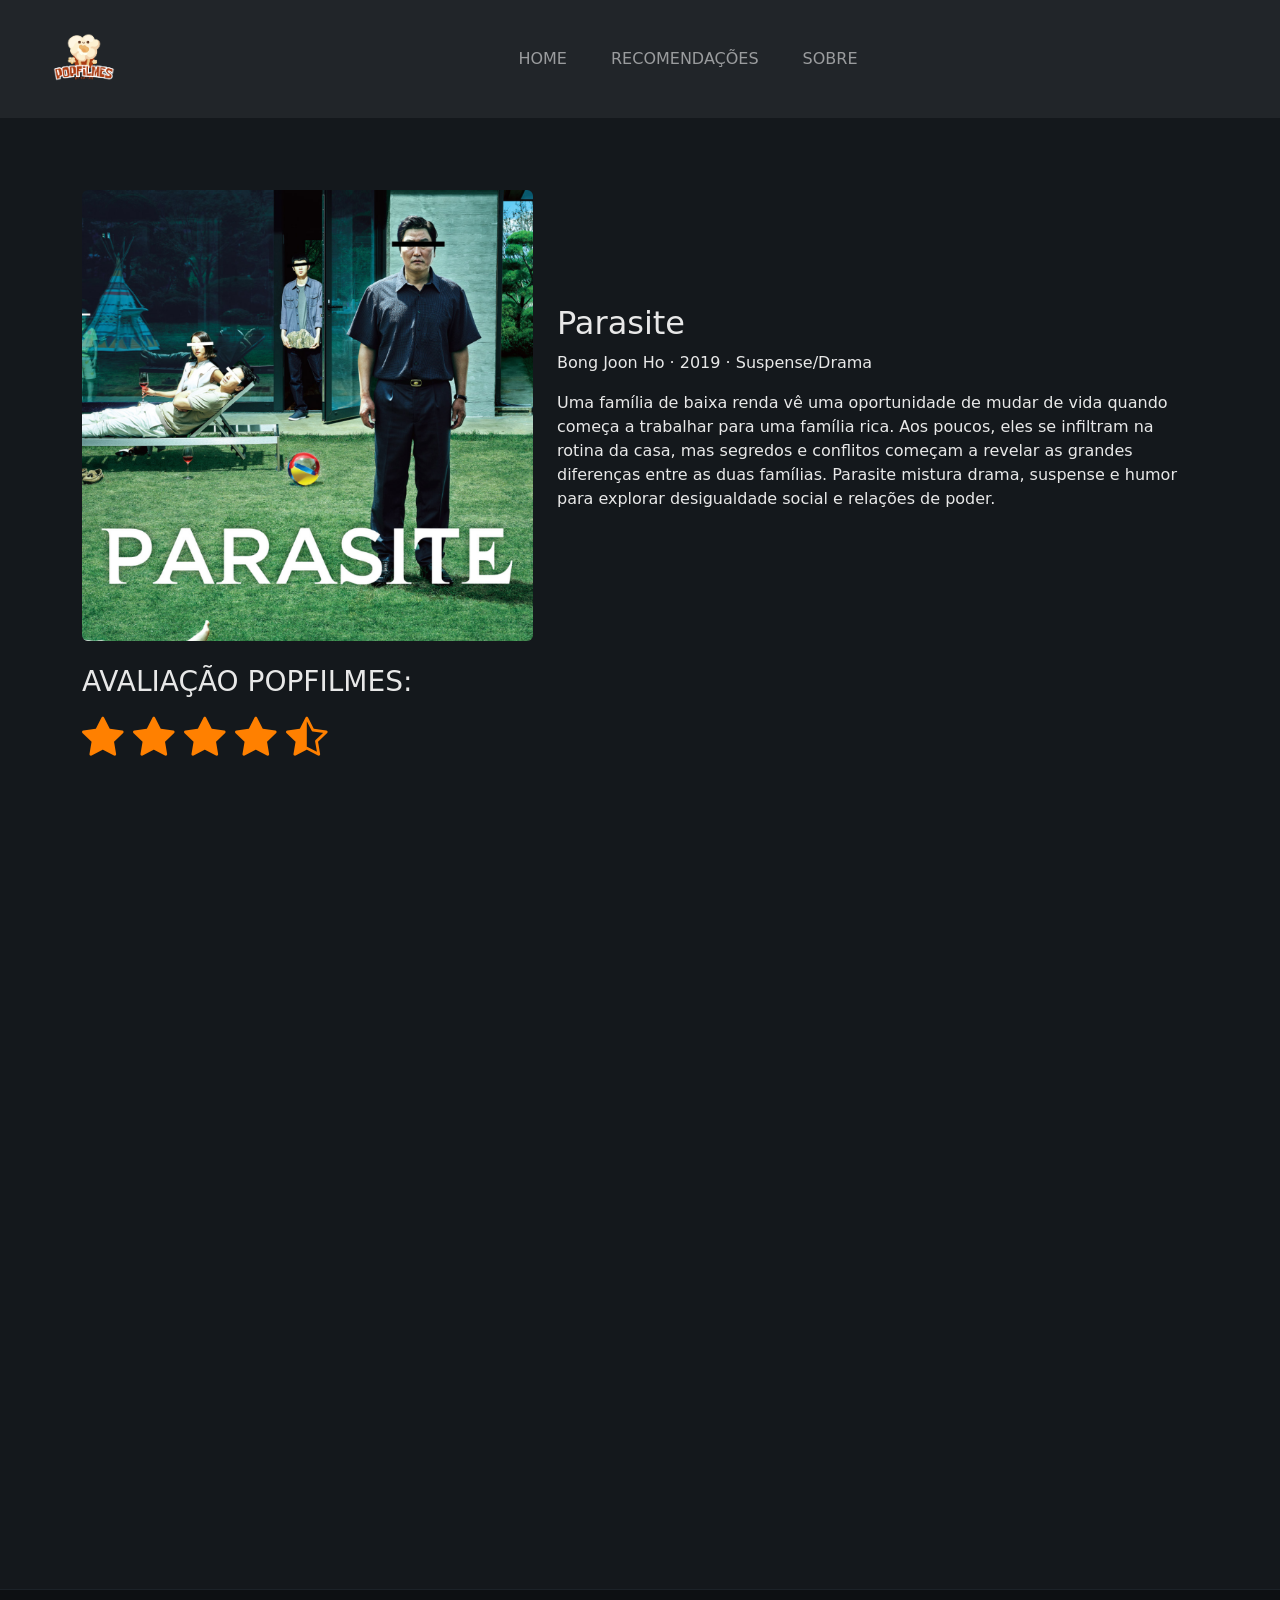
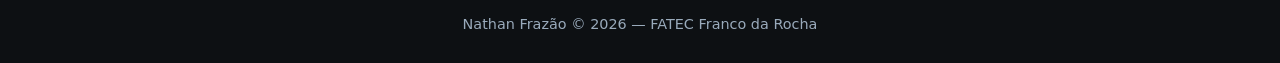
<file: Parasite.html>
<!DOCTYPE html>
<html lang="pt-br">
<head>
  <meta charset="UTF-8">
  <title>Paradise- POPFilmes</title>
  <meta name="viewport" content="width=device-width, initial-scale=1.0">
  <link href="https://cdn.jsdelivr.net/npm/bootstrap@5.3.8/dist/css/bootstrap.min.css" rel="stylesheet">
  <link rel="stylesheet" href="style.css">
  <link rel="stylesheet" href="https://cdn.jsdelivr.net/npm/bootstrap-icons@1.11.3/font/bootstrap-icons.css">
  <link rel="shortcut icon" href="Imagens/POPFILMES.png" type="image/x-icon">
  
</head>
<body>

 
   <!-- ===== Navbar ===== -->
  <nav class="navbar navbar-expand-sm navbar-dark bg-dark sticky-top">
    <div class="container-fluid">
      <a class="navbar-brand" href="index.html">
        <img src="Imagens/POPFILMES.png" alt="Logo" style="width: 80px;" class="rounded-pill">
      </a>
      <button class="navbar-toggler" type="button" data-bs-toggle="collapse" data-bs-target="#mynavbar">
        <span class="navbar-toggler-icon"></span>
      </button>
      <div class="collapse navbar-collapse" id="mynavbar">
        <ul class="navbar-nav mx-auto">
          <li class="nav-item"><a class="nav-link" href="index.html">HOME</a></li>
          <li class="nav-item"><a class="nav-link" href="#top6">RECOMENDAÇÕES</a></li>
          <li class="nav-item"><a class="nav-link" href="#sobre">SOBRE</a></li>
        </ul>
      </div>
    </div>
  </nav>

  <div class="container mt-4">

    <!-- ===== Foto + Sinopse (2 colunas) ===== -->
    <section class="about-movie py-5">
      <div class="row align-items-center g-4">

        <div class="col-md-5">
          <img src="Imagens/Parasite.png" alt="Parasite" class="img-fluid rounded">
        </div>

        <div class="col-md-7">
          <h2>Parasite</h2>
          <p> Bong Joon Ho · 2019 · Suspense/Drama</p>
          <p>
            Uma família de baixa renda vê uma oportunidade de mudar de vida quando começa a trabalhar para uma família rica. Aos poucos, eles se infiltram na rotina da casa, mas segredos e conflitos começam a revelar as grandes diferenças entre as duas famílias. Parasite mistura drama, suspense e humor para explorar desigualdade social e relações de poder.
        </div>

      </div>

   

      <div class="stars">
        <br>
 <h3> AVALIAÇÃO POPFILMES: </h3>
  <i class="bi bi-star-fill"></i>
  <i class="bi bi-star-fill"></i>
  <i class="bi bi-star-fill"></i>
  <i class="bi bi-star-fill"></i>
  <i class="bi bi-star-half"></i>
</div>
    </section>

    <!-- ===== Trailer (YouTube) ===== -->
    <section class="trailer-section py-5">
      

      <div class="ratio ratio-16x9">
        <iframe
          src="https://www.youtube.com/embed/5xH0HfJHsaY"
          title="Trailer - Parasite"
          allow="accelerometer; autoplay; clipboard-write; encrypted-media; gyroscope; picture-in-picture"
          allowfullscreen>
        </iframe>
      </div>
    </section>

  </div>

   <!-- ===== Rodapé ===== -->
  <footer class="footer-popfilmes mt-5 py-4">
    <div class="container text-center">
      <p class="mb-1">Nathan Frazão &copy; 2026 — FATEC Franco da Rocha</p>
      
    </div>
  </footer>


</body>
</html>
</file>
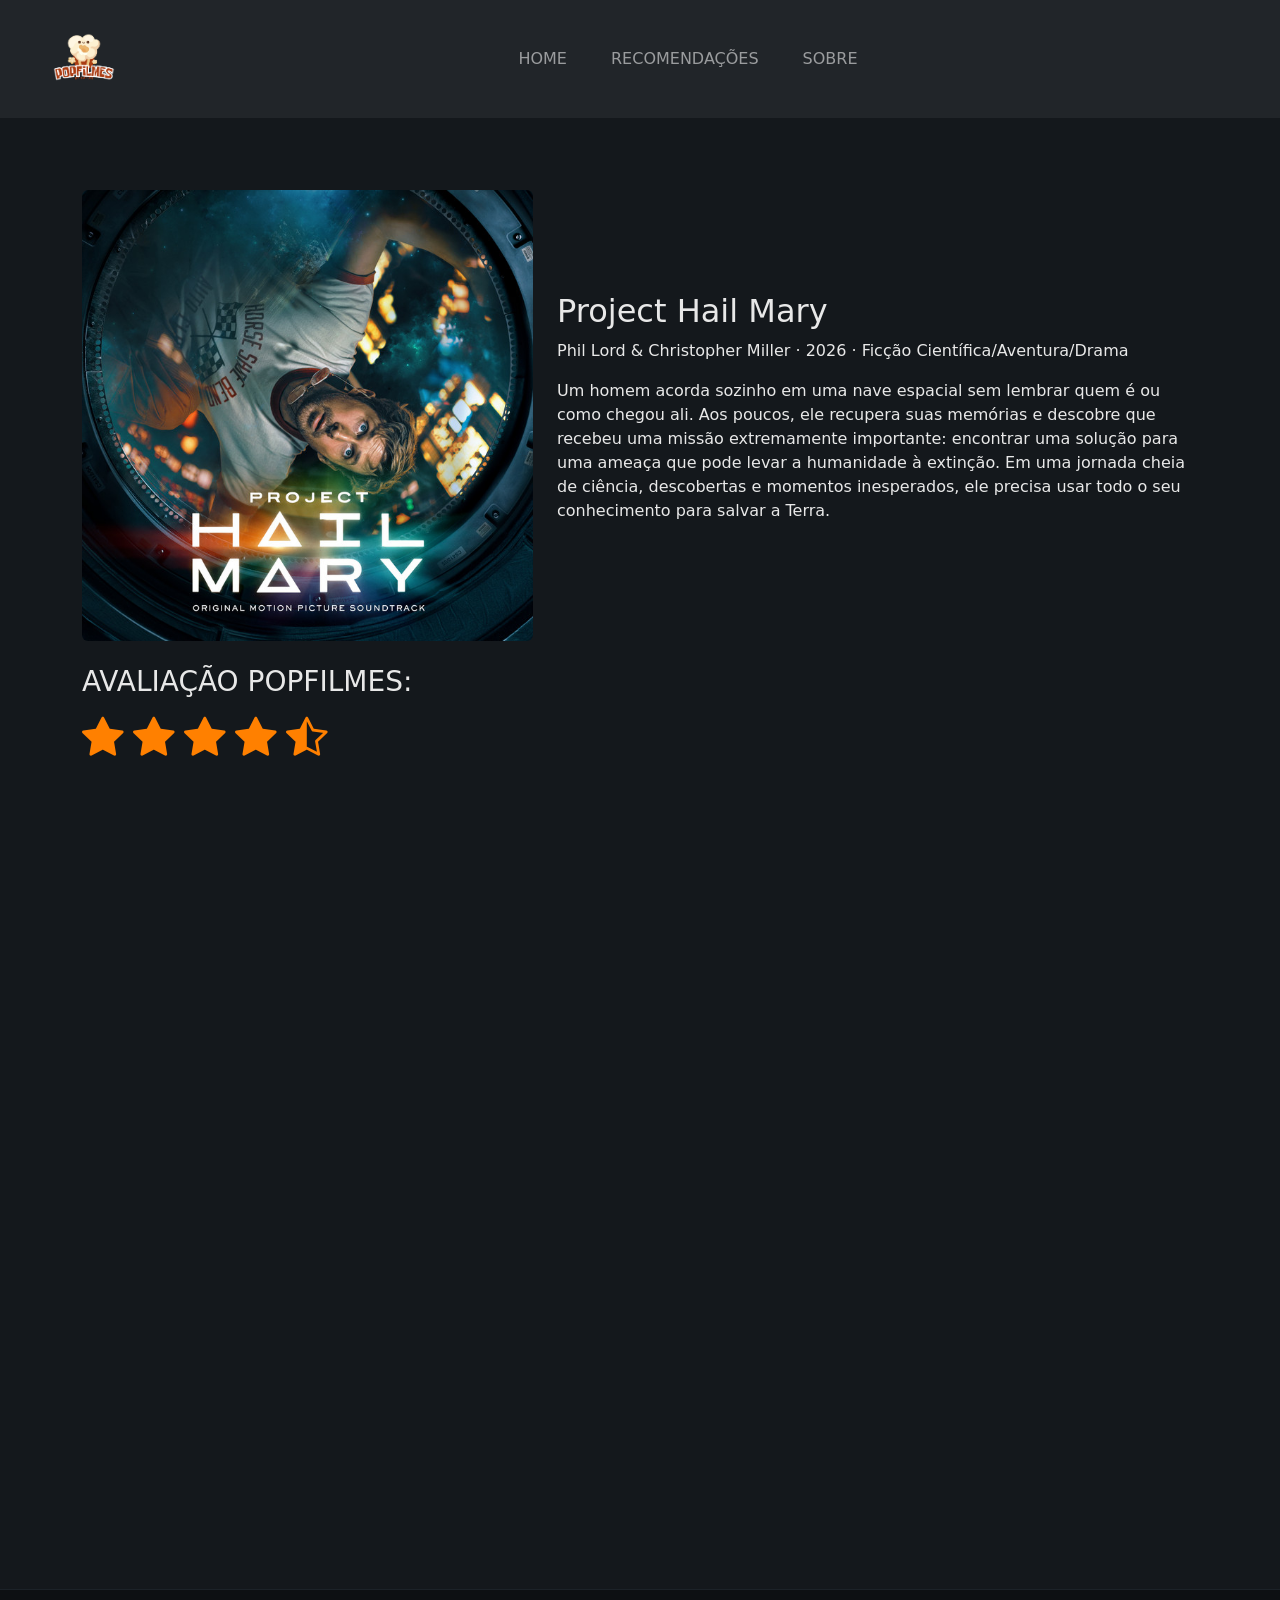
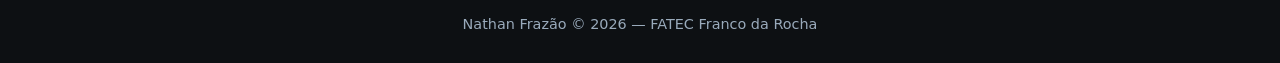
<file: ProjectHailmary.html>
<!DOCTYPE html>
<html lang="pt-br">
<head>
  <meta charset="UTF-8">
  <title>Project Hail Mary - POPFilmes</title>
  <meta name="viewport" content="width=device-width, initial-scale=1.0">
  <link href="https://cdn.jsdelivr.net/npm/bootstrap@5.3.8/dist/css/bootstrap.min.css" rel="stylesheet">
  <link rel="stylesheet" href="style.css">
  <link rel="stylesheet" href="https://cdn.jsdelivr.net/npm/bootstrap-icons@1.11.3/font/bootstrap-icons.css">
  <link rel="shortcut icon" href="Imagens/POPFILMES.png" type="image/x-icon">
  <script src="https://cdn.jsdelivr.net/npm/bootstrap@5.3.8/dist/js/bootstrap.bundle.min.js"></script>
</head>
<body>

   <!-- ===== Navbar ===== -->
  <nav class="navbar navbar-expand-sm navbar-dark bg-dark sticky-top">
    <div class="container-fluid">
      <a class="navbar-brand" href="index.html">
        <img src="Imagens/POPFILMES.png" alt="Logo" style="width: 80px;" class="rounded-pill">
      </a>
      <button class="navbar-toggler" type="button" data-bs-toggle="collapse" data-bs-target="#mynavbar">
        <span class="navbar-toggler-icon"></span>
      </button>
      <div class="collapse navbar-collapse" id="mynavbar">
        <ul class="navbar-nav mx-auto">
          <li class="nav-item"><a class="nav-link" href="index.html">HOME</a></li>
          <li class="nav-item"><a class="nav-link" href="#top6">RECOMENDAÇÕES</a></li>
          <li class="nav-item"><a class="nav-link" href="#sobre">SOBRE</a></li>
        </ul>
      </div>
    </div>
  </nav>

  <div class="container mt-4">

    <!-- ===== Foto + Sinopse (2 colunas) ===== -->
    <section class="about-movie py-5">
      <div class="row align-items-center g-4">

        <div class="col-md-5">
          <img src="Imagens/PosterHailmary.jpg" alt="ProjectHailmary" class="img-fluid rounded">
        </div>

        <div class="col-md-7">
          <h2>Project Hail Mary</h2>
          <p>Phil Lord & Christopher Miller · 2026 ·  Ficção Científica/Aventura/Drama</p>
          <p>
            Um homem acorda sozinho em uma nave espacial sem lembrar quem é ou como chegou ali. Aos poucos, ele recupera suas memórias e descobre que recebeu uma missão extremamente importante: encontrar uma solução para uma ameaça que pode levar a humanidade à extinção. Em uma jornada cheia de ciência, descobertas e momentos inesperados, ele precisa usar todo o seu conhecimento para salvar a Terra.
          </p>
        </div>

      </div>

      <div class="stars">
        <br>
 <h3> AVALIAÇÃO POPFILMES: </h3>
  <i class="bi bi-star-fill"></i>
  <i class="bi bi-star-fill"></i>
  <i class="bi bi-star-fill"></i>
  <i class="bi bi-star-fill"></i>
  <i class="bi bi-star-half"></i>
</div>
    </section>

    <!-- ===== Trailer (YouTube) ===== -->
    <section class="trailer-section py-5">
      

 <div class="ratio ratio-16x9">
  <iframe
    src="https://www.youtube.com/embed/m08TxIsFTRI"
    title="Trailer - ProjectHailmary"
    allow="accelerometer; autoplay; clipboard-write; encrypted-media; gyroscope; picture-in-picture"
    allowfullscreen>
  </iframe>
</div>

    </section>

  </div>

   <!-- ===== Rodapé ===== -->
  <footer class="footer-popfilmes mt-5 py-4">
    <div class="container text-center">
      <p class="mb-1">Nathan Frazão &copy; 2026 — FATEC Franco da Rocha</p>
      
    </div>
  </footer>


</body>
</html>
</file>
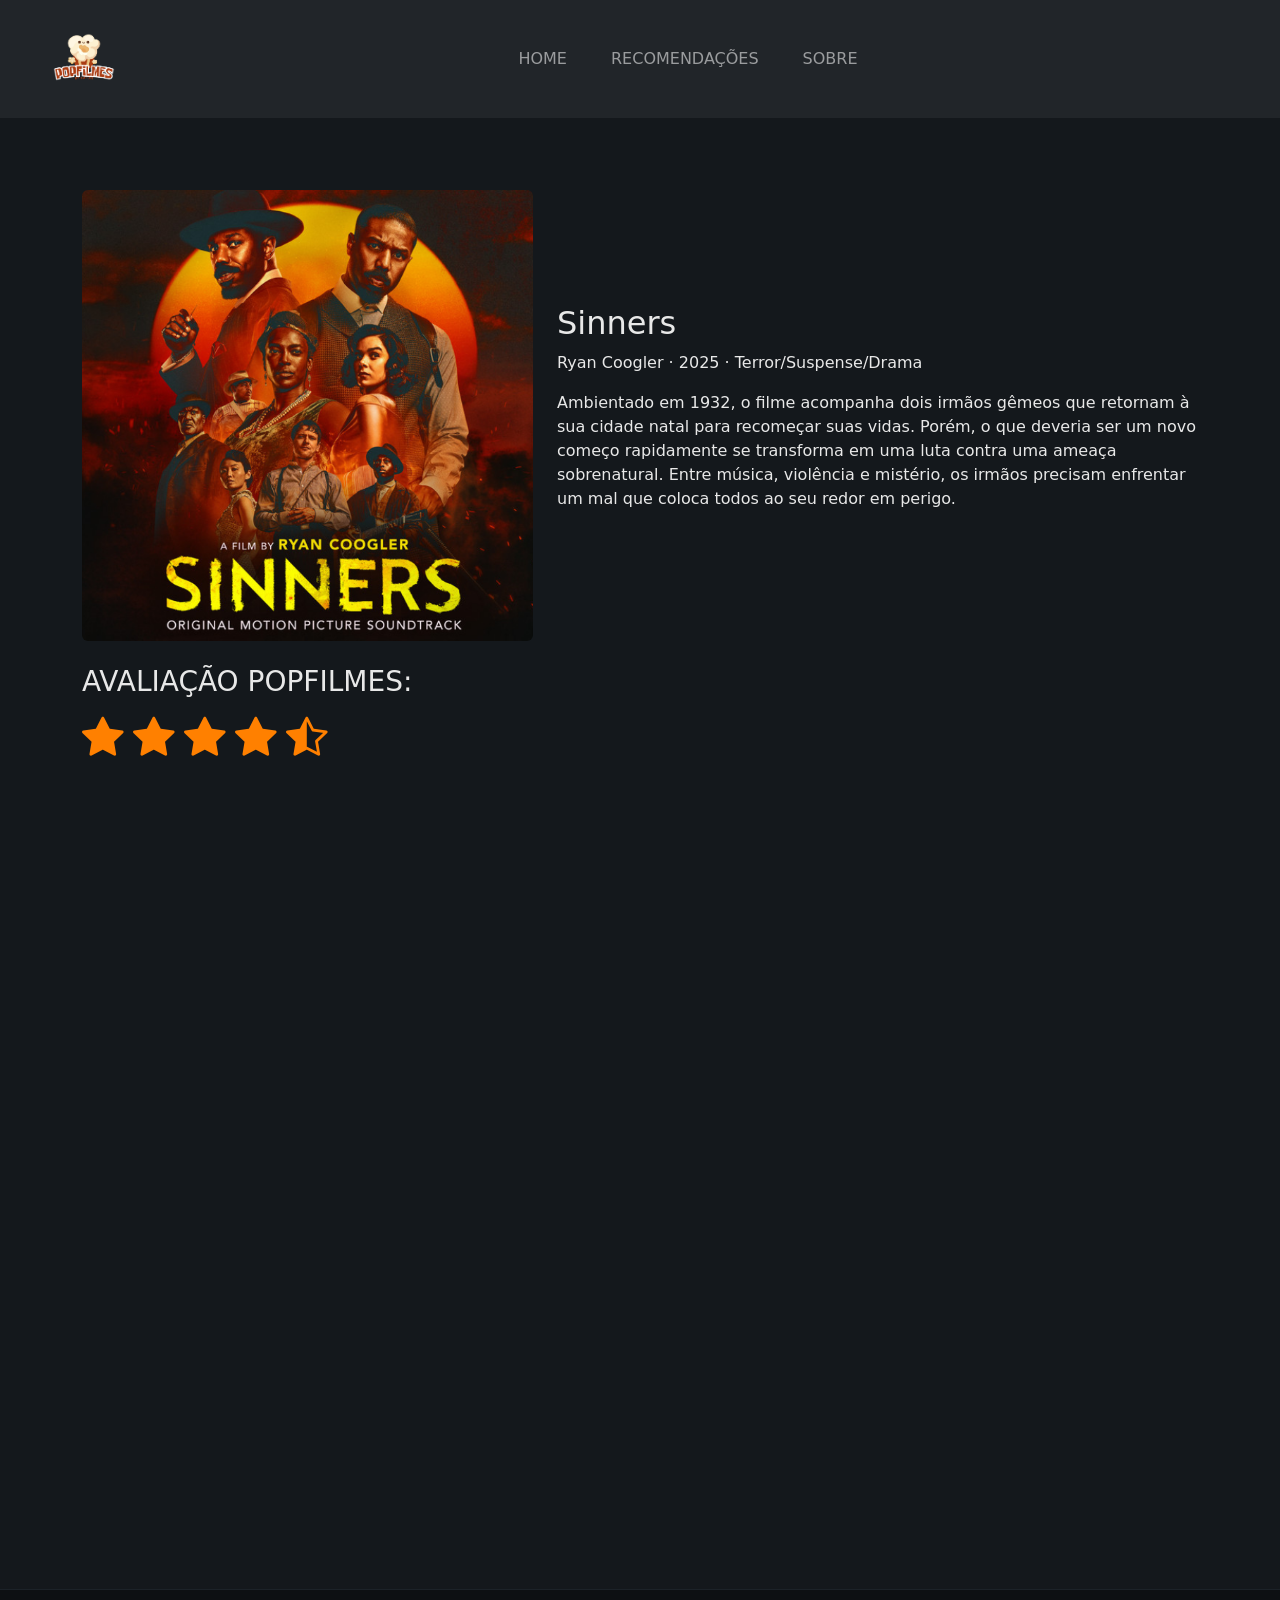
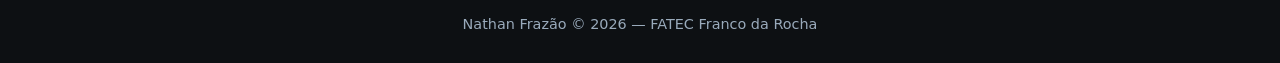
<file: Sinners.html>
<!DOCTYPE html>
<html lang="pt-br">
<head>
  <meta charset="UTF-8">
  <title>Sinners - POPFilmes</title>
  <meta name="viewport" content="width=device-width, initial-scale=1.0">
  <link href="https://cdn.jsdelivr.net/npm/bootstrap@5.3.8/dist/css/bootstrap.min.css" rel="stylesheet">
  <link rel="stylesheet" href="style.css">
  <link rel="stylesheet" href="https://cdn.jsdelivr.net/npm/bootstrap-icons@1.11.3/font/bootstrap-icons.css">
  <link rel="shortcut icon" href="Imagens/POPFILMES.png" type="image/x-icon">
  <script src="https://cdn.jsdelivr.net/npm/bootstrap@5.3.8/dist/js/bootstrap.bundle.min.js"></script>
</head>
<body>

   <!-- ===== Navbar ===== -->
  <nav class="navbar navbar-expand-sm navbar-dark bg-dark sticky-top">
    <div class="container-fluid">
      <a class="navbar-brand" href="index.html">
        <img src="Imagens/POPFILMES.png" alt="Logo" style="width: 80px;" class="rounded-pill">
      </a>
      <button class="navbar-toggler" type="button" data-bs-toggle="collapse" data-bs-target="#mynavbar">
        <span class="navbar-toggler-icon"></span>
      </button>
      <div class="collapse navbar-collapse" id="mynavbar">
        <ul class="navbar-nav mx-auto">
          <li class="nav-item"><a class="nav-link" href="index.html">HOME</a></li>
          <li class="nav-item"><a class="nav-link" href="#top6">RECOMENDAÇÕES</a></li>
          <li class="nav-item"><a class="nav-link" href="#sobre">SOBRE</a></li>
        </ul>
      </div>
    </div>
  </nav>
  <div class="container mt-4">

    <!-- ===== Foto + Sinopse (2 colunas) ===== -->
    <section class="about-movie py-5">
      <div class="row align-items-center g-4">

        <div class="col-md-5">
          <img src="Imagens/PosterSinners.png" alt="Sinners" class="img-fluid rounded">
        </div>

        <div class="col-md-7">
          <h2>Sinners</h2>
          <p>Ryan Coogler · 2025 · Terror/Suspense/Drama</p>
          <p>
            Ambientado em 1932, o filme acompanha dois irmãos gêmeos que retornam à sua cidade natal para recomeçar suas vidas. Porém, o que deveria ser um novo começo rapidamente se transforma em uma luta contra uma ameaça sobrenatural. Entre música, violência e mistério, os irmãos precisam enfrentar um mal que coloca todos ao seu redor em perigo.
          </p>
        </div>

      </div>

      <div class="stars">
        <br>
  <h3> AVALIAÇÃO POPFILMES: </h3>
  <i class="bi bi-star-fill"></i>
  <i class="bi bi-star-fill"></i>
  <i class="bi bi-star-fill"></i>
  <i class="bi bi-star-fill"></i>
  <i class="bi bi-star-half"></i>
  
</div>
    </section>

    <!-- ===== Trailer (YouTube) ===== -->
    <section class="trailer-section py-5">
      

      <div class="ratio ratio-16x9">
        <iframe
          src="https://www.youtube.com/embed/7joulECTx_U"
          title="Trailer - Sinners"
          allow="accelerometer; autoplay; clipboard-write; encrypted-media; gyroscope; picture-in-picture"
          allowfullscreen>
        </iframe>
      </div>
    </section>

  </div>

   <!-- ===== Rodapé ===== -->
  <footer class="footer-popfilmes mt-5 py-4">
    <div class="container text-center">
      <p class="mb-1">Nathan Frazão &copy; 2026 — FATEC Franco da Rocha</p>
      
    </div>
  </footer>


</body>
</html>
</file>
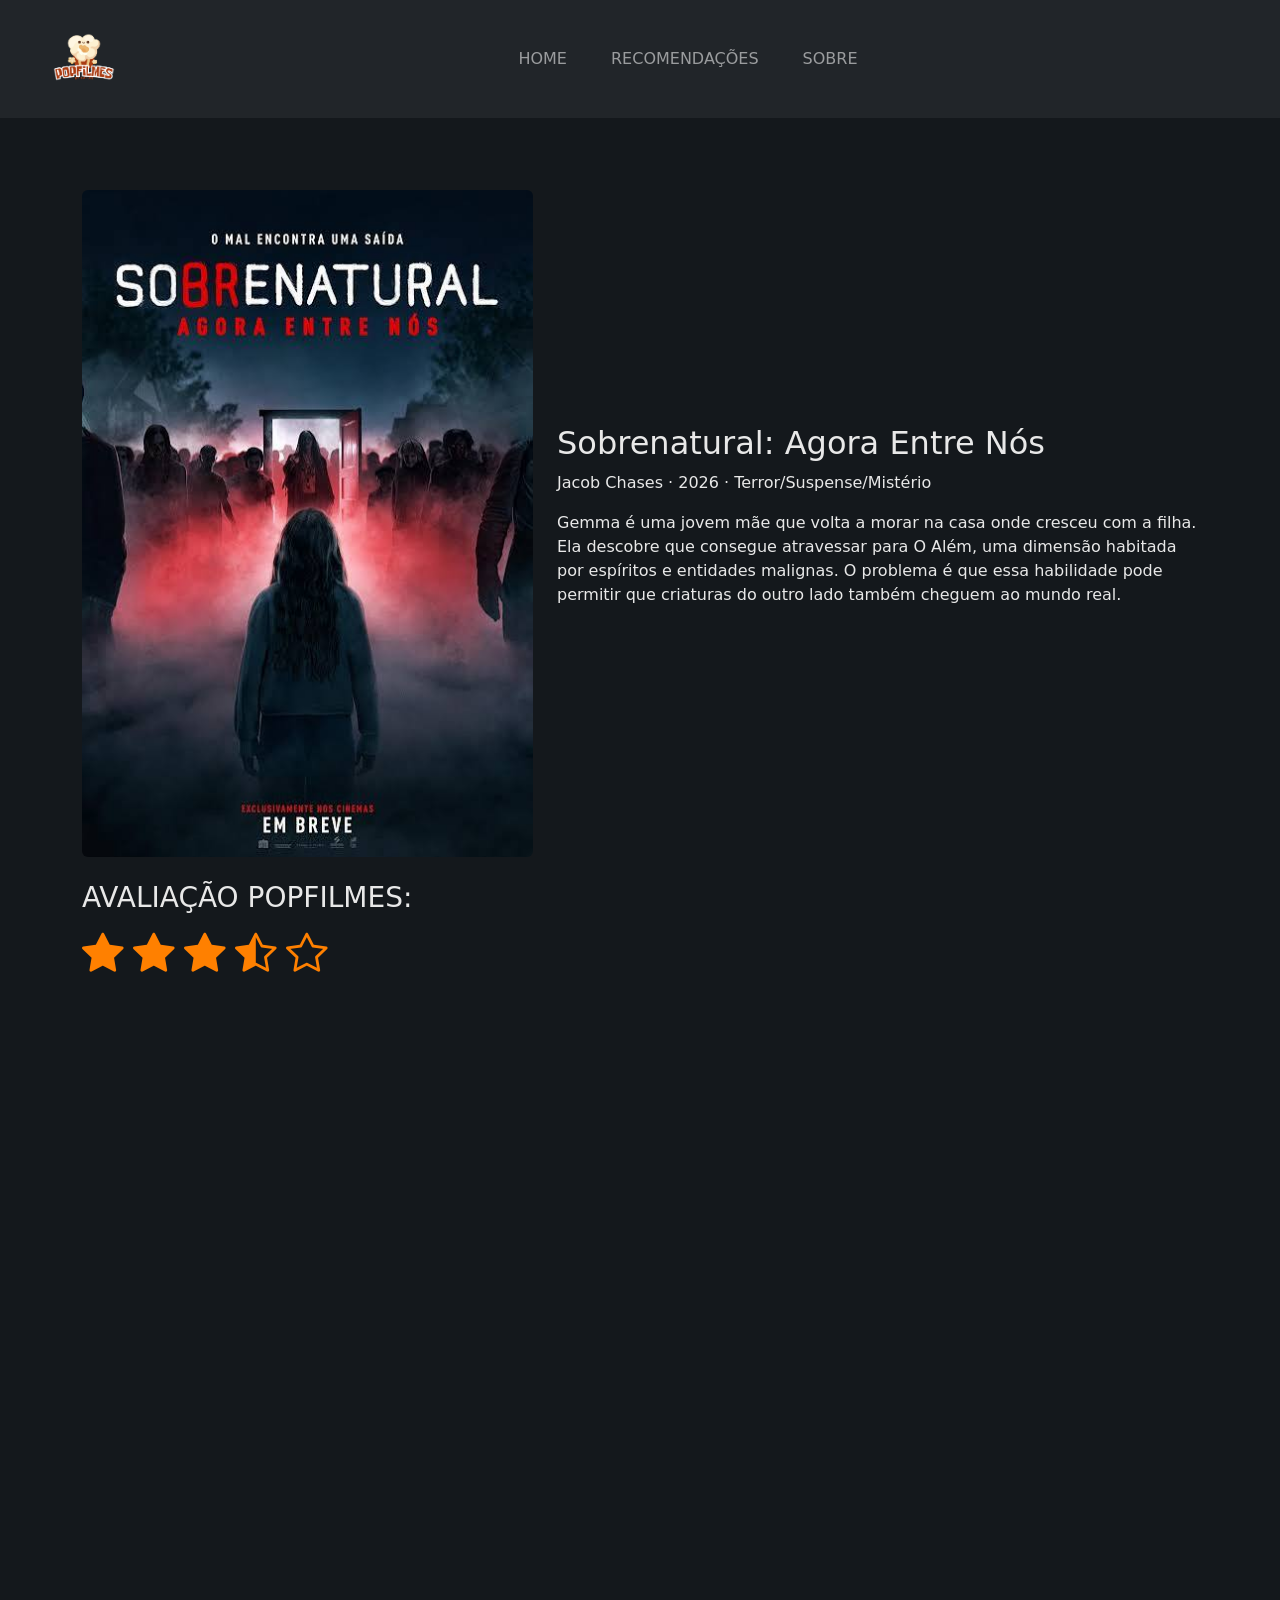
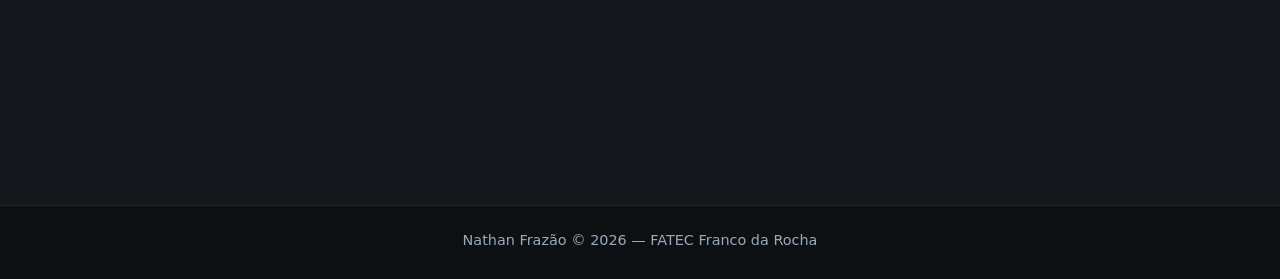
<file: sobrenatural.html>
<!DOCTYPE html>
<html lang="pt-br">
<head>
  <meta charset="UTF-8">
  <title>Sobrenatural: Agora Entre Nós - POPFilmes</title>
  <meta name="viewport" content="width=device-width, initial-scale=1.0">
  <link href="https://cdn.jsdelivr.net/npm/bootstrap@5.3.8/dist/css/bootstrap.min.css" rel="stylesheet">
  <link rel="stylesheet" href="style.css">
  <link rel="stylesheet" href="https://cdn.jsdelivr.net/npm/bootstrap-icons@1.11.3/font/bootstrap-icons.css">
  <link rel="shortcut icon" href="Imagens/POPFILMES.png" type="image/x-icon">
  <script src="https://cdn.jsdelivr.net/npm/bootstrap@5.3.8/dist/js/bootstrap.bundle.min.js"></script>
</head>
<body>

   
  <nav class="navbar navbar-expand-sm navbar-dark bg-dark sticky-top">
    <div class="container-fluid">
      <a class="navbar-brand" href="index.html">
        <img src="Imagens/POPFILMES.png" alt="Logo" style="width: 80px;" class="rounded-pill">
      </a>
      <button class="navbar-toggler" type="button" data-bs-toggle="collapse" data-bs-target="#mynavbar">
        <span class="navbar-toggler-icon"></span>
      </button>
      <div class="collapse navbar-collapse" id="mynavbar">
        <ul class="navbar-nav mx-auto">
          <li class="nav-item"><a class="nav-link" href="index.html">HOME</a></li>
          <li class="nav-item"><a class="nav-link" href="#top6">RECOMENDAÇÕES</a></li>
          <li class="nav-item"><a class="nav-link" href="#sobre">SOBRE</a></li>
        </ul>
      </div>
    </div>
  </nav>
  <div class="container mt-4">

    
    <section class="about-movie py-5">
      <div class="row align-items-center g-4">

        <div class="col-md-5">
          <img src="Imagens/images.jpg" alt="Sobrenatural: Agora Entre Nós" class="img-fluid rounded">
        </div>

        <div class="col-md-7">
          <h2>Sobrenatural: Agora Entre Nós</h2>
          <p>Jacob Chases · 2026 · Terror/Suspense/Mistério</p>
          <p>
           Gemma é uma jovem mãe que volta a morar na casa onde cresceu com a filha. Ela descobre que consegue atravessar para O Além, uma dimensão habitada por espíritos e entidades malignas. O problema é que essa habilidade pode permitir que criaturas do outro lado também cheguem ao mundo real. 
        </div>

      </div>

      <div class="stars">
        <br>
  <h3> AVALIAÇÃO POPFILMES: </h3>
  <i class="bi bi-star-fill"></i>
  <i class="bi bi-star-fill"></i>
  <i class="bi bi-star-fill"></i>
  <i class="bi bi-star-half"></i>
  <i class="bi bi-star"></i>
  
</div>
    </section>

    
    <section class="trailer-section py-5">
      

      <div class="ratio ratio-16x9">
        <iframe
          src="https://www.youtube.com/embed/gXjurDkYnEM"
          title="Trailer - Sobrenatural"
          allow="accelerometer; autoplay; clipboard-write; encrypted-media; gyroscope; picture-in-picture"
          allowfullscreen>
        </iframe>
      </div>
    </section>

  </div>

   
  <footer class="footer-popfilmes mt-5 py-4">
    <div class="container text-center">
      <p class="mb-1">Nathan Frazão &copy; 2026 — FATEC Franco da Rocha</p>
      
    </div>
  </footer>


</body>
</html>
</file>
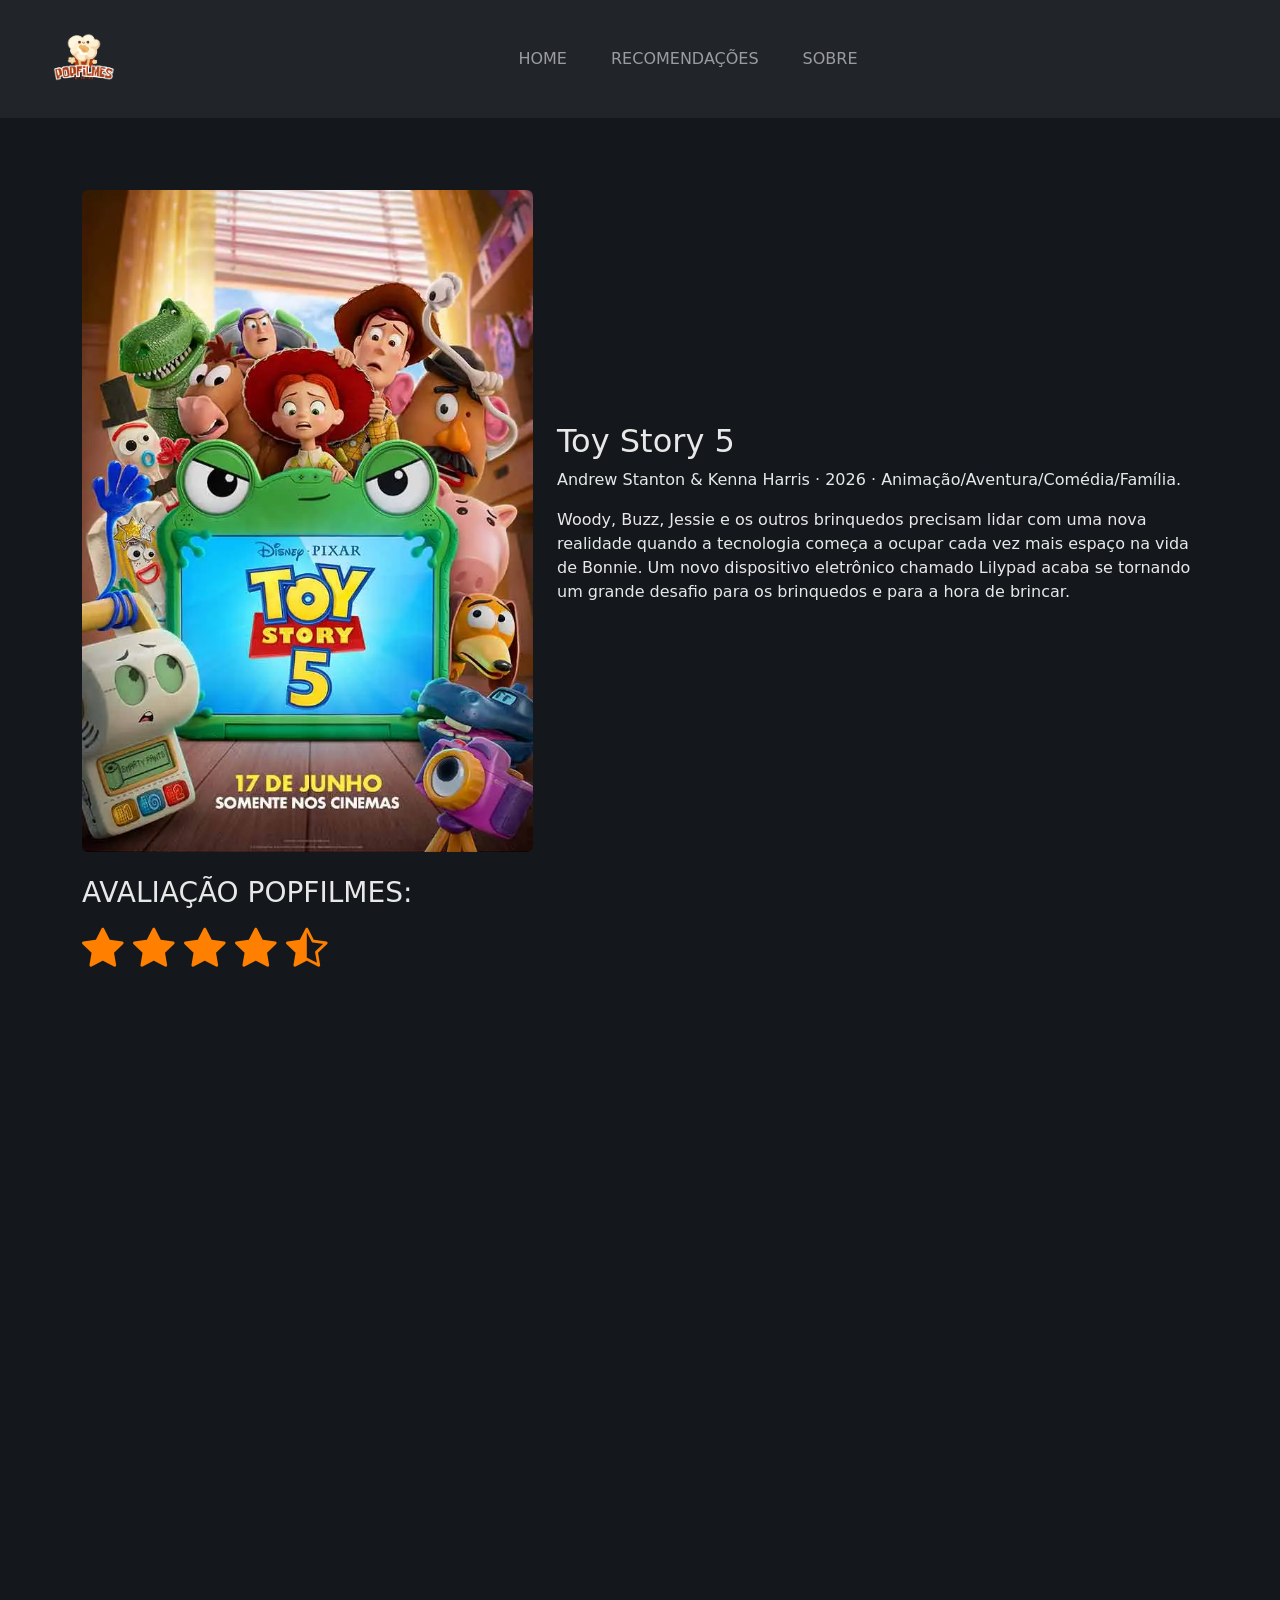
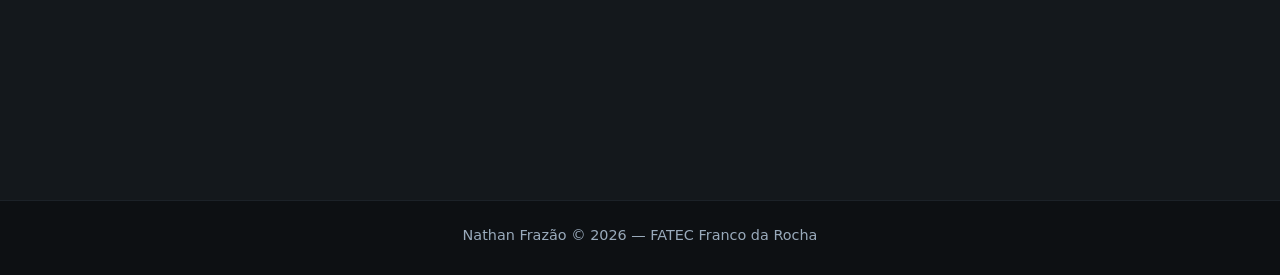
<file: toystory5.html>
<!DOCTYPE html>
<html lang="pt-br">
<head>
  <meta charset="UTF-8">
  <title>Toy Story 5 - POPFilmes</title>
  <meta name="viewport" content="width=device-width, initial-scale=1.0">
  <link href="https://cdn.jsdelivr.net/npm/bootstrap@5.3.8/dist/css/bootstrap.min.css" rel="stylesheet">
  <link rel="stylesheet" href="style.css">
  <link rel="stylesheet" href="https://cdn.jsdelivr.net/npm/bootstrap-icons@1.11.3/font/bootstrap-icons.css">
  <link rel="shortcut icon" href="Imagens/POPFILMES.png" type="image/x-icon">
  <script src="https://cdn.jsdelivr.net/npm/bootstrap@5.3.8/dist/js/bootstrap.bundle.min.js"></script>
</head>
<body>

   
  <nav class="navbar navbar-expand-sm navbar-dark bg-dark sticky-top">
    <div class="container-fluid">
      <a class="navbar-brand" href="index.html">
        <img src="Imagens/POPFILMES.png" alt="Logo" style="width: 80px;" class="rounded-pill">
      </a>
      <button class="navbar-toggler" type="button" data-bs-toggle="collapse" data-bs-target="#mynavbar">
        <span class="navbar-toggler-icon"></span>
      </button>
      <div class="collapse navbar-collapse" id="mynavbar">
        <ul class="navbar-nav mx-auto">
          <li class="nav-item"><a class="nav-link" href="index.html">HOME</a></li>
          <li class="nav-item"><a class="nav-link" href="#top6">RECOMENDAÇÕES</a></li>
          <li class="nav-item"><a class="nav-link" href="#sobre">SOBRE</a></li>
        </ul>
      </div>
    </div>
  </nav>
  <div class="container mt-4">

    
    <section class="about-movie py-5">
      <div class="row align-items-center g-4">

        <div class="col-md-5">
          <img src="Imagens/2a9f7d1e-400c-4caa-b989-c1fb513dd416.png" alt="Sinners" class="img-fluid rounded">
        </div>

        <div class="col-md-7">
          <h2>Toy Story 5</h2>
          <p>Andrew Stanton & Kenna Harris · 2026 · Animação/Aventura/Comédia/Família.</p>
          <p>
           Woody, Buzz, Jessie e os outros brinquedos precisam lidar com uma nova realidade quando a tecnologia começa a ocupar cada vez mais espaço na vida de Bonnie. Um novo dispositivo eletrônico chamado Lilypad acaba se tornando um grande desafio para os brinquedos e para a hora de brincar. 
          </p>
        </div>

      </div>

      <div class="stars">
        <br>
  <h3> AVALIAÇÃO POPFILMES: </h3>
  <i class="bi bi-star-fill"></i>
  <i class="bi bi-star-fill"></i>
  <i class="bi bi-star-fill"></i>
  <i class="bi bi-star-fill"></i>
  <i class="bi bi-star-half"></i>
  
</div>
    </section>

    
    <section class="trailer-section py-5">
      

      <div class="ratio ratio-16x9">
        <iframe
          src="https://www.youtube.com/embed/QftAW9TTmuQ"
          title="Trailer - toystory5"
          allow="accelerometer; autoplay; clipboard-write; encrypted-media; gyroscope; picture-in-picture"
          allowfullscreen>
        </iframe>
      </div>
    </section>

  </div>

   
  <footer class="footer-popfilmes mt-5 py-4">
    <div class="container text-center">
      <p class="mb-1">Nathan Frazão &copy; 2026 — FATEC Franco da Rocha</p>
      
    </div>
  </footer>


</body>
</html>
</file>
<file: style.css>
body {
  background-color: #14181c; 
  color: #e8e8e8;
}


html {
  scroll-behavior: smooth;
  scroll-padding-top: 90px; 
}


.navbar {
  padding: 14px 32px;
}

.navbar-nav .nav-link {
  font-weight: 500;
  margin: 0 14px;
  position: relative;
  transition: color 0.2s ease;
}

.navbar-nav .nav-link:hover {
  color: #ff8000 !important;
}

.navbar-nav .nav-link::after {
  content: "";
  position: absolute;
  left: 14px;
  bottom: -2px;
  width: 0;
  height: 2px;
  background-color: #ff8000;
  transition: width 0.2s ease;
}

.navbar-nav .nav-link:hover::after {
  width: calc(100% - 28px);
}


.footer-popfilmes {
  background-color: #0d1013;
  color: #9ab;
  font-size: 0.9rem;
  border-top: 1px solid #1c2228;
}

.footer-popfilmes a {
  color: #9ab;
  text-decoration: none;
}

.footer-popfilmes a:hover {
  color: #ff8000;
}

html {
  scroll-behavior: smooth;
  scroll-padding-top: 90px; 
}


.carousel-item {
  height: 500px;
  overflow: hidden;
}

.carousel-item img {
  width: 100%;
  height: 100%;
  object-fit: cover;
  object-position: center center;
}


.top3-section {
  padding: 48px 0;
}

.top3-title {
  font-weight: 600;
  margin-bottom: 28px;
}

.movie-card {
  background-color: #1c2228;
  border: none;
  border-radius: 6px;
  overflow: hidden;
  transition: transform 0.15s ease;
  display: block;
  width: 100%;
  position: relative; 
}

.movie-card:hover {
  transform: translateY(-4px);
  background-color: #ff8000;
}

.movie-card a {
  color: inherit;
  text-decoration: none;
}

.movie-card img {
  width: 100%;
  height: 375px;
  object-fit: cover;
}

.rank-badge {
  position: absolute;
  top: 10px;
  left: 10px;
  background-color: #ff8000; /* laranja tipo Letterboxd */
  color: #ffffff;
  font-weight: 700;
  font-size: 1.1rem;
  width: 36px;
  height: 36px;
  border-radius: 50%;
  display: flex;
  align-items: center;
  justify-content: center;
  z-index: 2; /* garante que o badge fica acima da imagem/link */
}

.movie-card-body {
  padding: 14px;
}

.movie-title {
  font-size: 1rem;
  font-weight: 600;
  margin-bottom: 4px;
}

.movie-meta {
  font-size: 0.85rem;
  color: rgb(251, 251, 252);
}


.rating-label {
  font-size: 1.85rem;
  font-weight: 600;
  letter-spacing: 0.05em;
  color: #9ab;
  text-transform: uppercase;
}

.stars i {
  color: #ff8000; 
  font-size: 2.6rem;
  margin-right: 4px;
}

.feature-icon {
  font-size: 2rem;
  color: #ff8000;
  margin-bottom: 12px;
  display: block;
}

.features-section h4 {
  font-weight: 600;
  margin-bottom: 8px;
}

.cinema-item {
  background-color: #1c2228;
  transition: transform 0.15s ease;
  height: 150px;
  width: 100%;
  color: inherit;
}

.cinema-item:hover {
  transform: translateX(6px);
  background-color: #ff8000;
}
/* Aplica o ajuste apenas em telas de celular (até 576px de largura) */
@media (max-width: 576px) {
    .carousel-inner, .carousel-item {
        height: 220px; /* Define uma altura fixa confortável para o celular */
    }

    .carousel-item img {
        height: 100%;
        object-fit: cover; /* Preenche o espaço e corta as sobras sem distorcer */
        object-position: center; /* Garante que o meio da imagem fique visível */
    }
}
</file>
